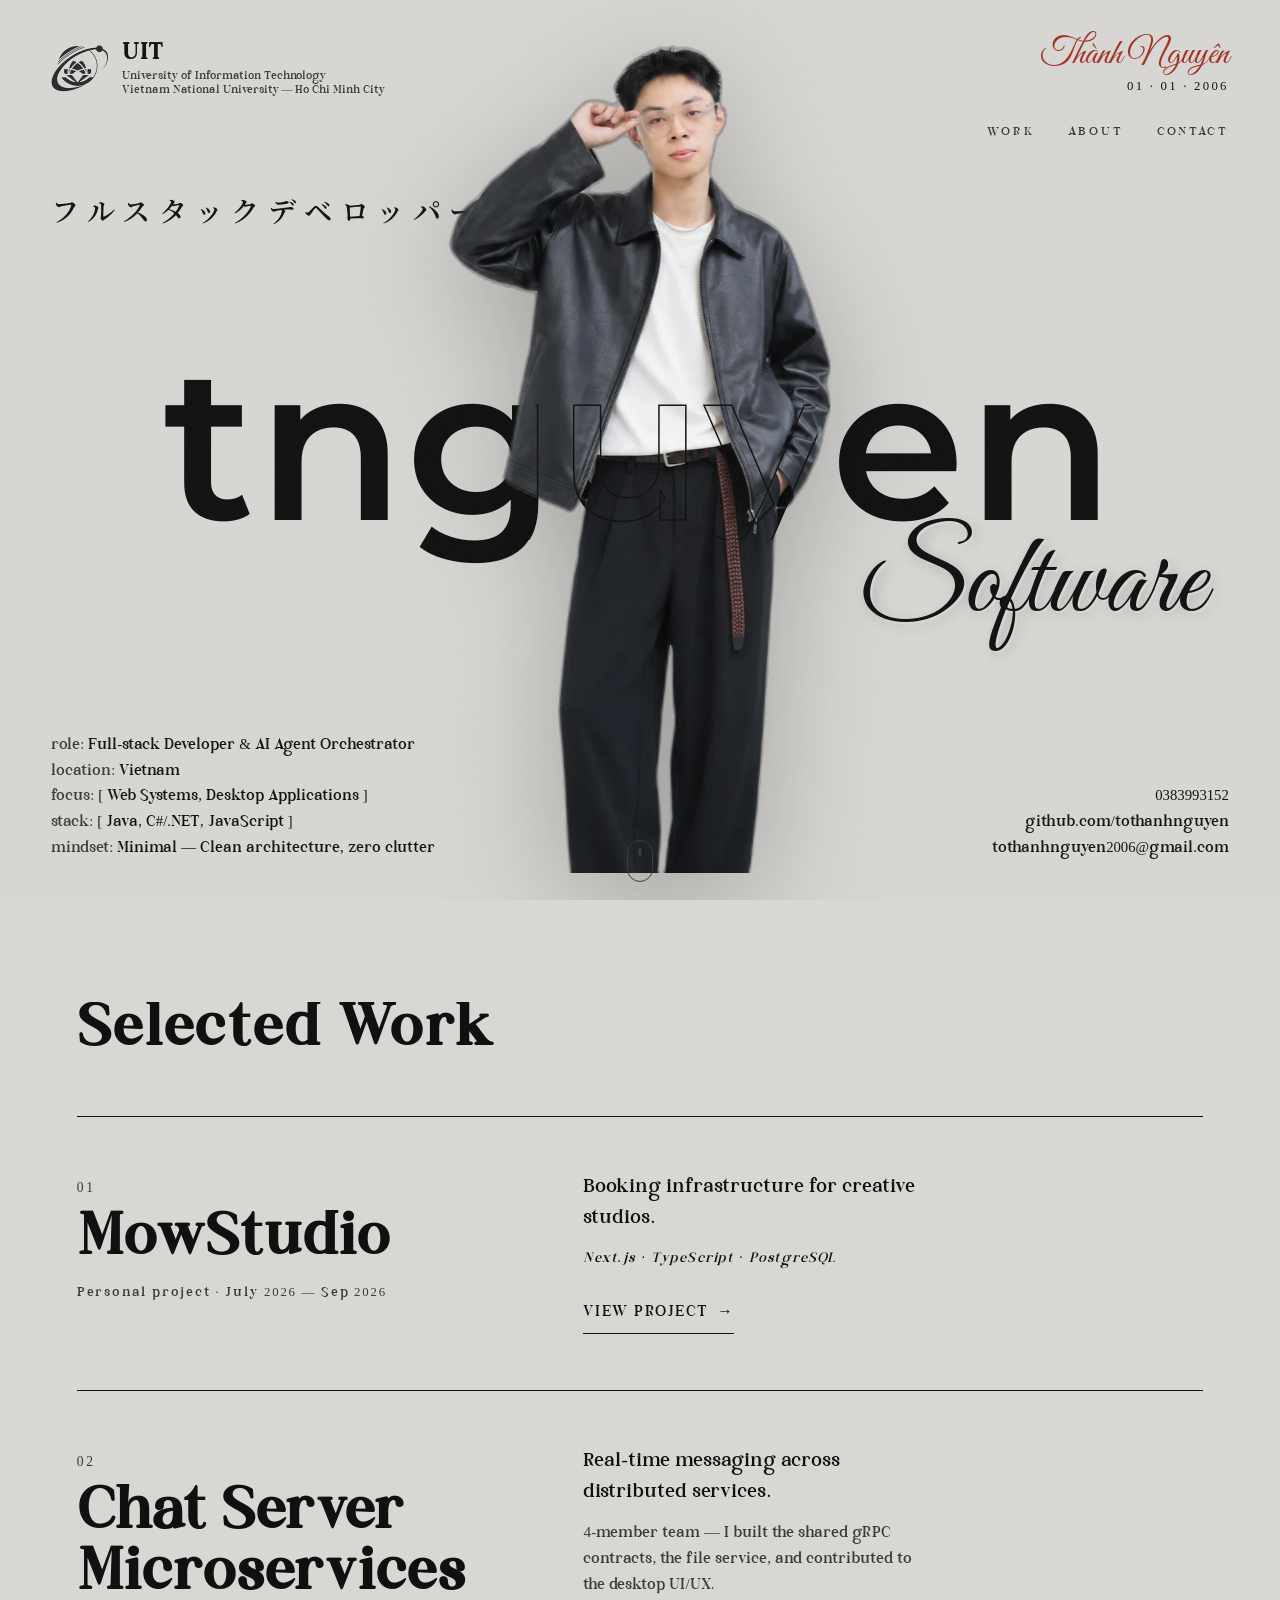
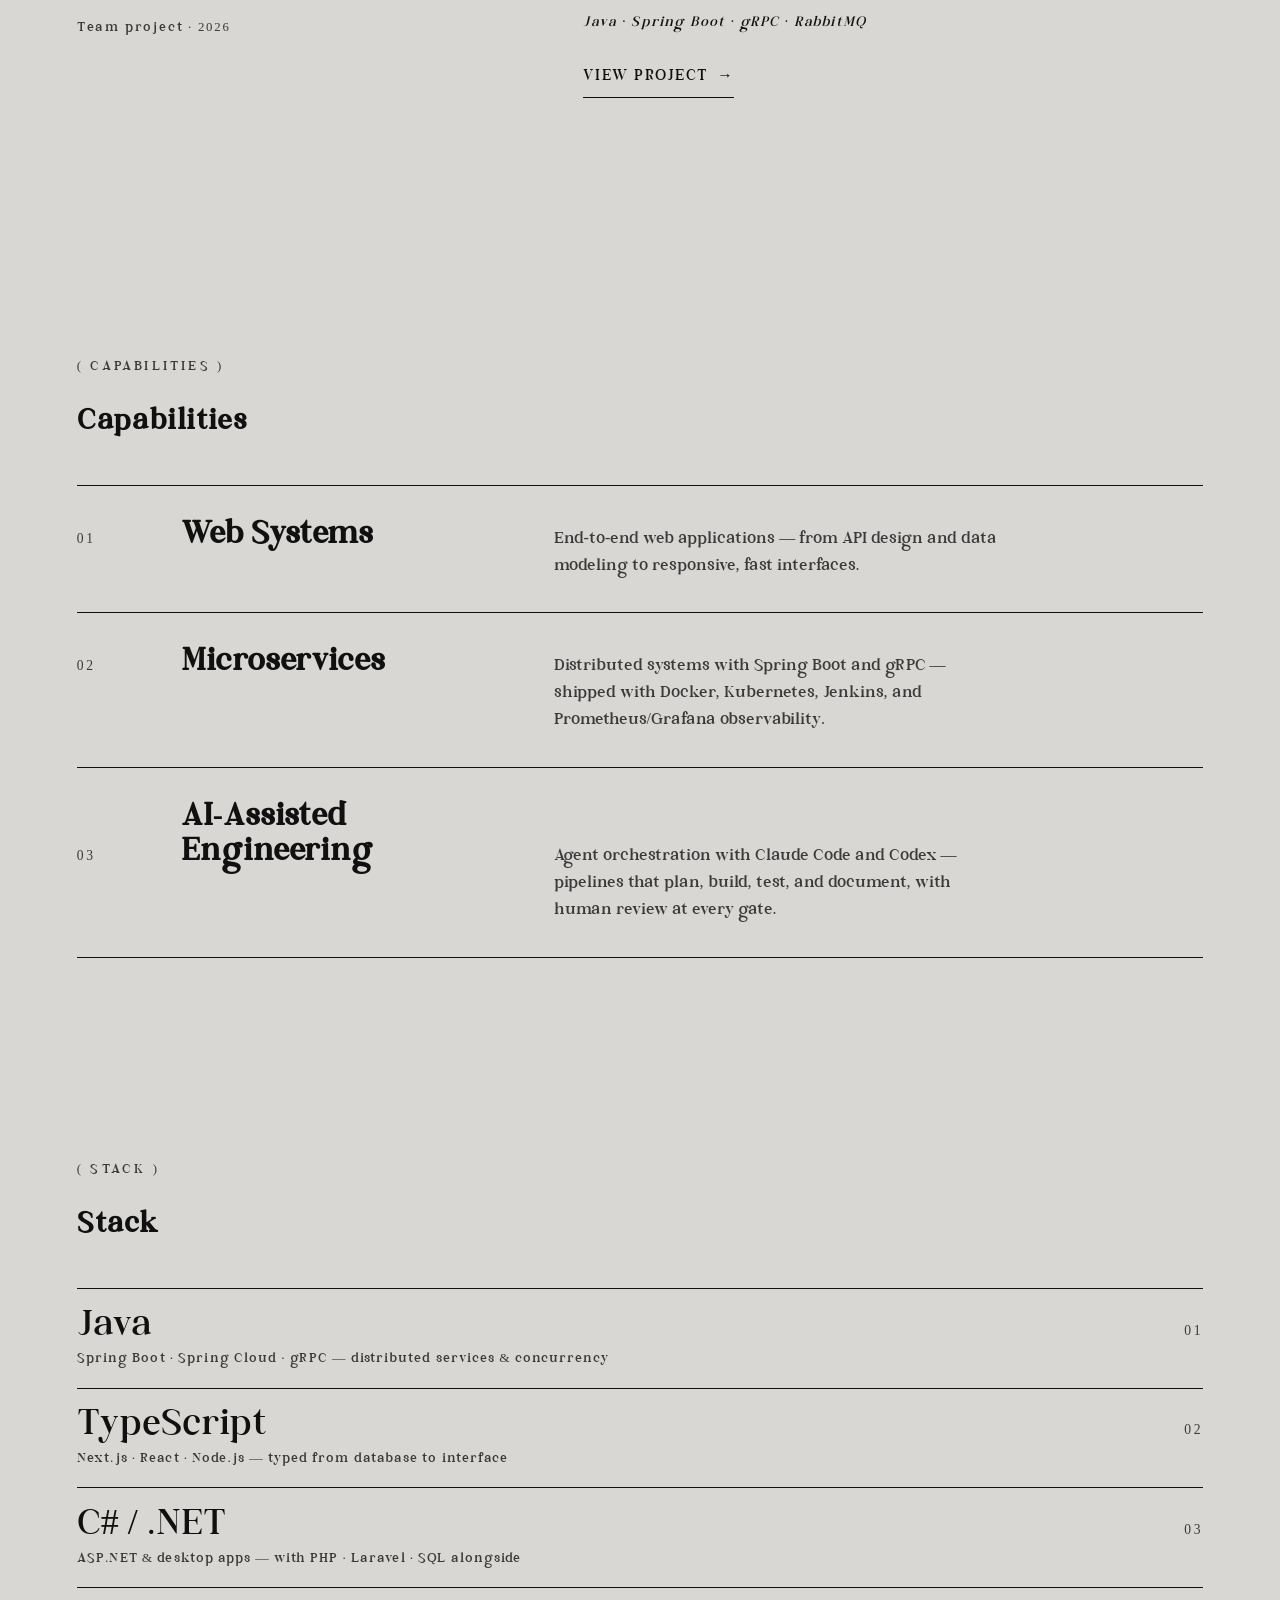
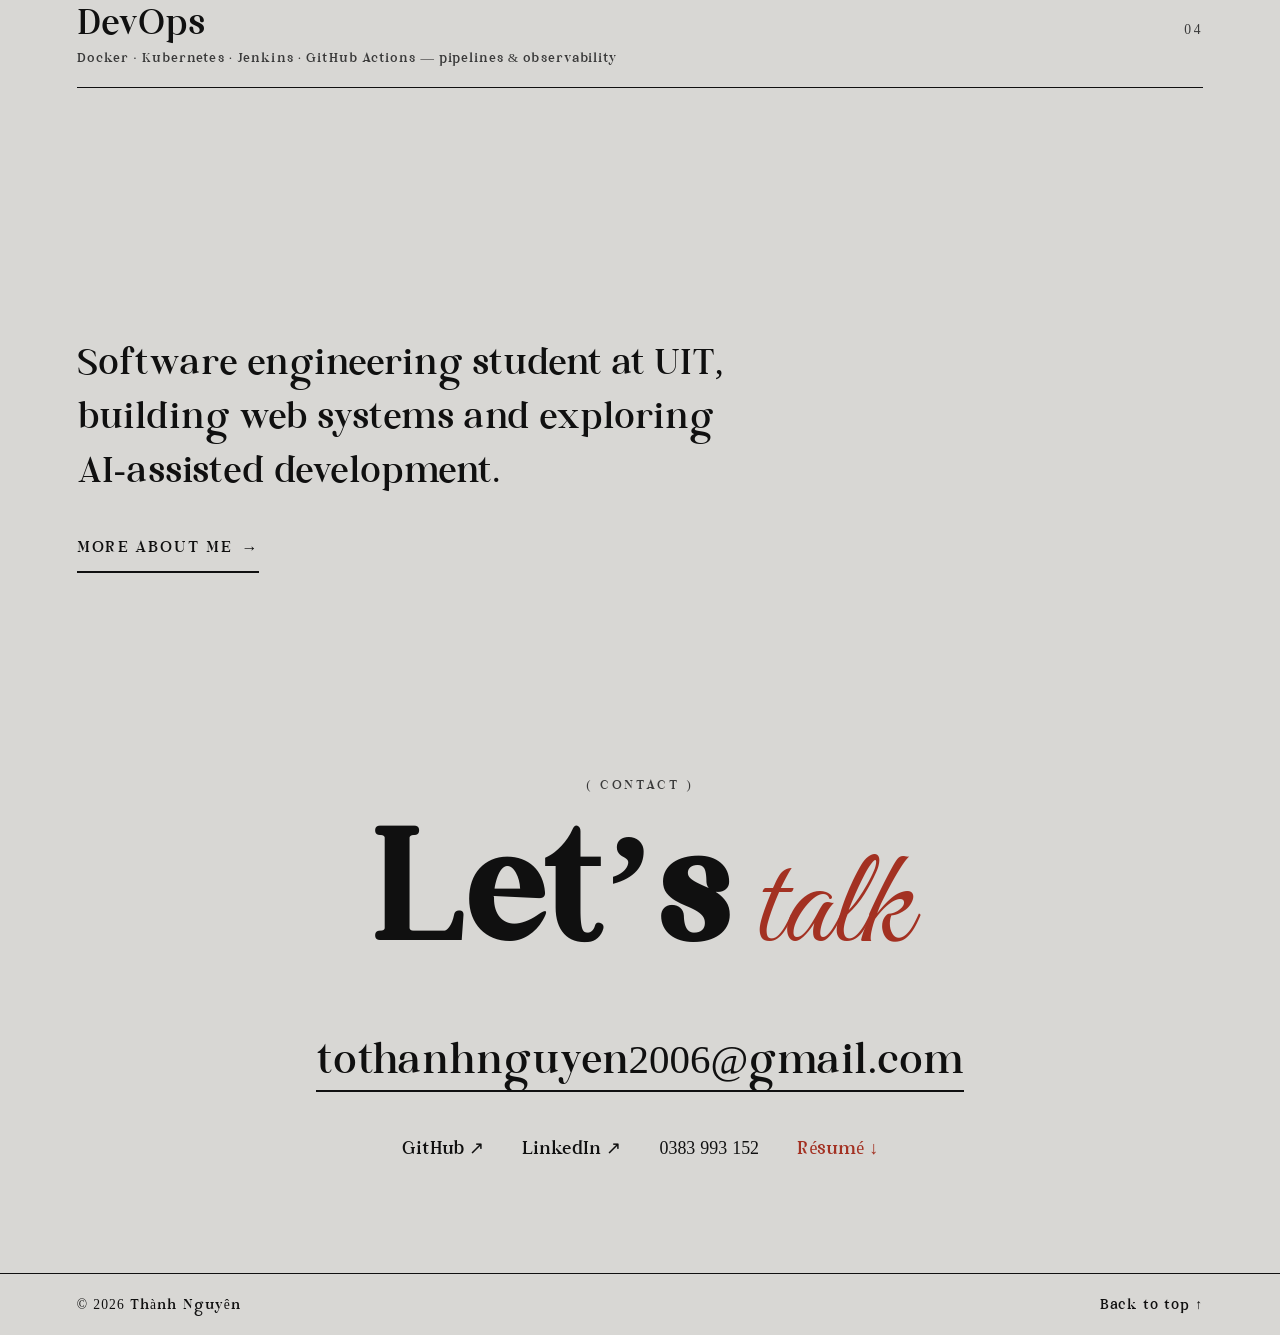
<file: index.html>
<!DOCTYPE html>
<html lang="en">
<head>
  <meta charset="UTF-8">
  <meta name="viewport" content="width=device-width, initial-scale=1.0">
  <meta name="theme-color" content="#d8d7d4">
  <title>T'NGUYEN — Full-stack Developer</title>
  <meta name="description" content="Thành Nguyên — Full-stack Developer & AI Agent Orchestrator. Web Systems, Desktop Applications. Java, C#/.NET, JavaScript.">
  <meta property="og:type" content="website">
  <meta property="og:title" content="T'NGUYEN — Full-stack Developer">
  <meta property="og:description" content="Thành Nguyên — Full-stack Developer & AI Agent Orchestrator. Web Systems, Desktop Applications.">
  <meta property="og:image" content="/assets/pose-cutout.png">
  <link rel="icon" href="/assets/favicon.svg" type="image/svg+xml">
  <link rel="preconnect" href="https://fonts.googleapis.com">
  <link rel="preconnect" href="https://fonts.gstatic.com" crossorigin>
  <link href="https://fonts.googleapis.com/css2?family=Montserrat:wght@600&family=Great+Vibes&family=Noto+Serif+JP:wght@600&display=swap" rel="stylesheet">
  <script>document.documentElement.classList.add("js")</script>
  <link rel="stylesheet" href="/css/base.css?v=rethena-1">
  <link rel="stylesheet" href="/css/hero.css?v=wordmark-outline-1">
  <link rel="stylesheet" href="/css/sections.css?v=260921-motion">
</head>
<body>

  <a class="skip-link" href="#main">Skip to content</a>
  <!-- Opening curtain: injected here (never in static CSS/HTML) so no-JS,
       reduced motion and repeat visits never see it. effects.js lifts it
       and the hero entrance plays through; a 2.6s safety timeout clears
       everything if effects.js fails to load. -->
  <script>
  (function () {
    try {
      if (sessionStorage.getItem("tnIntroSeen")) return;
      if (matchMedia("(prefers-reduced-motion: reduce)").matches) return;
      var root = document.documentElement;
      root.classList.add("curtain-active");
      var panel = document.createElement("div");
      panel.className = "curtain";
      panel.setAttribute("aria-hidden", "true");
      panel.innerHTML = '<span class="curtain-mark">T’NGUYEN</span><span class="curtain-sig" lang="vi">Thành Nguyên</span>';
      document.body.appendChild(panel);
      sessionStorage.setItem("tnIntroSeen", "1");
      setTimeout(function () {
        root.classList.remove("curtain-active");
        if (panel.parentNode) panel.parentNode.removeChild(panel);
      }, 2600);
    } catch (e) { /* private mode / ancient browser: no curtain */ }
  })();
  </script>

  <!-- ============ HERO (identity preserved) ============ -->
  <header class="hero" id="top">
    <div class="hero-top">
      <div class="uit-block" data-depth="0.4" data-scroll="0.2">
        <a href="https://www.uit.edu.vn/" target="_blank" rel="noopener" aria-label="UIT — University of Information Technology">
          <img class="uit-orbit" src="/assets/uit-logo.png" alt="UIT logo" width="116" height="94">
        </a>
        <div class="uit-text">
          <strong>UIT</strong>
          <span>University of Information Technology</span>
          <span>Vietnam National University — Ho Chi Minh City</span>
        </div>
      </div>

      <div class="hero-aside">
        <div class="sig-block" data-depth="0.4" data-scroll="0.2">
          <span class="sig">Thành Nguyên</span>
          <span class="dob">01 · 01 · 2006</span>
        </div>
        <nav class="site-nav hero-nav" aria-label="Primary">
          <a href="#projects">Work</a>
          <a href="/about/">About</a>
          <a href="#contact">Contact</a>
        </nav>
      </div>
    </div>

    <div class="stage">
      <p class="jp" lang="ja" data-depth="0.6" data-scroll="0.5">フルスタックデベロッパー</p>
      <h1 class="wordmark" data-depth="0.25" data-scroll="0.35" aria-label="tnguyen">
        <span class="ltr">t</span><span class="ltr">n</span><span class="ltr">g</span><span class="ltr">u</span><span class="ltr">y</span><span class="ltr">e</span><span class="ltr">n</span>
        <!-- same word, exactly superimposed; masked by the person cutout so the
             stroked letters only appear where the person covers the solid ones -->
        <span class="outline-word" aria-hidden="true"><span>t</span><span>n</span><span>g</span><span>u</span><span>y</span><span>e</span><span>n</span></span>
      </h1>
      <span class="script-word" data-depth="0.55" data-scroll="0.6" aria-hidden="true">Software</span>
    </div>

    <picture>
      <source media="(min-width: 1025px)" srcset="/assets/pose-cutout-hero.webp?v=hero-crop-1" type="image/webp">
      <source media="(max-width: 1024px)" srcset="/assets/pose-cutout.webp" type="image/webp">
      <source media="(max-width: 1024px)" srcset="/assets/pose-cutout.png" type="image/png">
      <img class="person" data-depth="0.12" data-scroll="0.85" src="/assets/pose-cutout-hero.png?v=hero-crop-1" alt="Portrait of Thành Nguyên"
           width="515" height="800" fetchpriority="high">
    </picture>

    <div class="hero-bottom">
      <ul class="meta" data-depth="0.3" data-scroll="0.1">
        <li><em>role:</em> Full-stack Developer &amp; AI Agent Orchestrator</li>
        <li><em>location:</em> Vietnam</li>
        <li><em>focus:</em> [ Web Systems, Desktop Applications ]</li>
        <li><em>stack:</em> [ Java, C#/.NET, JavaScript ]</li>
        <li><em>mindset:</em> Minimal — Clean architecture, zero clutter</li>
      </ul>
      <ul class="contact" data-depth="0.3" data-scroll="0.1">
        <li><a href="tel:+84383993152">0383993152</a></li>
        <li><a href="https://github.com/tothanhnguyen" target="_blank" rel="noopener">github.com/tothanhnguyen</a></li>
        <li><a href="mailto:tothanhnguyen2006@gmail.com">tothanhnguyen2006@gmail.com</a></li>
      </ul>
    </div>

    <a class="scroll-hint" href="#projects" aria-label="Scroll down to selected work">
      <span></span>
    </a>
  </header>

  <main id="main">

    <!-- ============ SELECTED WORK ============ -->
    <section class="work section" id="projects">
      <h2 class="section-title" data-reveal><span>Selected Work</span></h2>

      <div class="work-list" data-reveal-group>
        <article class="project-row" data-reveal>
          <div class="project-id">
            <span class="project-num">01</span>
            <h3 class="project-name"><a href="/projects/mowstudio/">MowStudio</a></h3>
            <p class="project-meta">Personal project · July 2026 — Sep 2026</p>
          </div>
          <div class="project-info">
            <p class="project-premise">Booking infrastructure for creative studios.</p>
            <p class="project-stack">Next.js · TypeScript · PostgreSQL</p>
            <a class="project-cta" href="/projects/mowstudio/">View project <span aria-hidden="true">→</span></a>
          </div>
        </article>

        <article class="project-row" data-reveal>
          <div class="project-id">
            <span class="project-num">02</span>
            <h3 class="project-name"><a href="/projects/chat-server/">Chat Server Microservices</a></h3>
            <p class="project-meta">Team project · 2026</p>
          </div>
          <div class="project-info">
            <p class="project-premise">Real-time messaging across distributed services.</p>
            <p class="project-team">4-member team — I built the shared gRPC contracts, the file service, and contributed to the desktop UI/UX.</p>
            <p class="project-stack">Java · Spring Boot · gRPC · RabbitMQ</p>
            <a class="project-cta" href="/projects/chat-server/">View project <span aria-hidden="true">→</span></a>
          </div>
        </article>
      </div>
    </section>

    <!-- ============ CAPABILITIES ============ -->
    <section class="capabilities section" id="focus">
      <p class="kicker" data-reveal>( capabilities )</p>
      <h2 class="section-sub" data-reveal>Capabilities</h2>
      <ol class="cap-list" data-reveal-group>
        <li class="cap-row" data-reveal>
          <span class="cap-num">01</span>
          <h3 class="cap-name"><a href="/projects/mowstudio/">Web Systems</a></h3>
          <p class="cap-desc">End-to-end web applications — from API design and data modeling to responsive, fast interfaces.</p>
        </li>
        <li class="cap-row" data-reveal>
          <span class="cap-num">02</span>
          <h3 class="cap-name"><a href="/projects/chat-server/">Microservices</a></h3>
          <p class="cap-desc">Distributed systems with Spring Boot and gRPC — shipped with Docker, Kubernetes, Jenkins, and Prometheus/Grafana observability.</p>
        </li>
        <li class="cap-row" data-reveal>
          <span class="cap-num">03</span>
          <h3 class="cap-name"><a href="/about/">AI-Assisted Engineering</a></h3>
          <p class="cap-desc">Agent orchestration with Claude Code and Codex — pipelines that plan, build, test, and document, with human review at every gate.</p>
        </li>
      </ol>
    </section>

    <!-- ============ STACK ============ -->
    <section class="stack-section section" id="stack">
      <p class="kicker" data-reveal>( stack )</p>
      <h2 class="section-sub" data-reveal>Stack</h2>
      <ul class="stack-list" data-reveal-group>
        <li data-reveal>
          <span class="stack-name">Java</span>
          <span class="stack-index">01</span>
          <small>Spring Boot · Spring Cloud · gRPC — distributed services &amp; concurrency</small>
        </li>
        <li data-reveal>
          <span class="stack-name">TypeScript</span>
          <span class="stack-index">02</span>
          <small>Next.js · React · Node.js — typed from database to interface</small>
        </li>
        <li data-reveal>
          <span class="stack-name">C# / .NET</span>
          <span class="stack-index">03</span>
          <small>ASP.NET &amp; desktop apps — with PHP · Laravel · SQL alongside</small>
        </li>
        <li data-reveal>
          <span class="stack-name">DevOps</span>
          <span class="stack-index">04</span>
          <small>Docker · Kubernetes · Jenkins · GitHub Actions — pipelines &amp; observability</small>
        </li>
      </ul>
    </section>

    <!-- ============ ABOUT TEASER — short intro ============ -->
    <section class="teaser section" id="about">
      <p class="kicker" data-reveal>( about )</p>
      <h2 class="teaser-intro" data-reveal><span>Software engineering student at UIT,
        building web systems and exploring AI-assisted development.</span></h2>
      <a class="teaser-cta" data-reveal href="/about/">More about me <span aria-hidden="true">→</span></a>
    </section>

    <!-- ============ CONTACT ============ -->
    <section class="contact-section section" id="contact">
      <p class="kicker" data-reveal>( contact )</p>
      <h2 class="talk" data-reveal><span>Let’s<span class="script-inline">talk</span></span></h2>
      <div class="contact-wrap" data-reveal-group>
        <a class="contact-primary" data-reveal href="mailto:tothanhnguyen2006@gmail.com">tothanhnguyen2006@gmail.com</a>
        <div class="contact-secondary" data-reveal>
          <a href="https://github.com/tothanhnguyen" target="_blank" rel="noopener">GitHub ↗</a>
          <a href="https://linkedin.com/in/tothanhnguyen26" target="_blank" rel="noopener">LinkedIn ↗</a>
          <a href="tel:+84383993152">0383 993 152</a>
          <a class="resume-link" href="/ttnguyen_resume.pdf" target="_blank" rel="noopener">Résumé ↓</a>
        </div>
      </div>
    </section>

  </main>

  <footer class="footer">
    <span>© <span id="year">2026</span> Thành Nguyên</span>
    <a href="#top">Back to top ↑</a>
  </footer>

  <script src="/js/effects.js?v=wordmark-outline-1" defer></script>
</body>
</html>
</file>
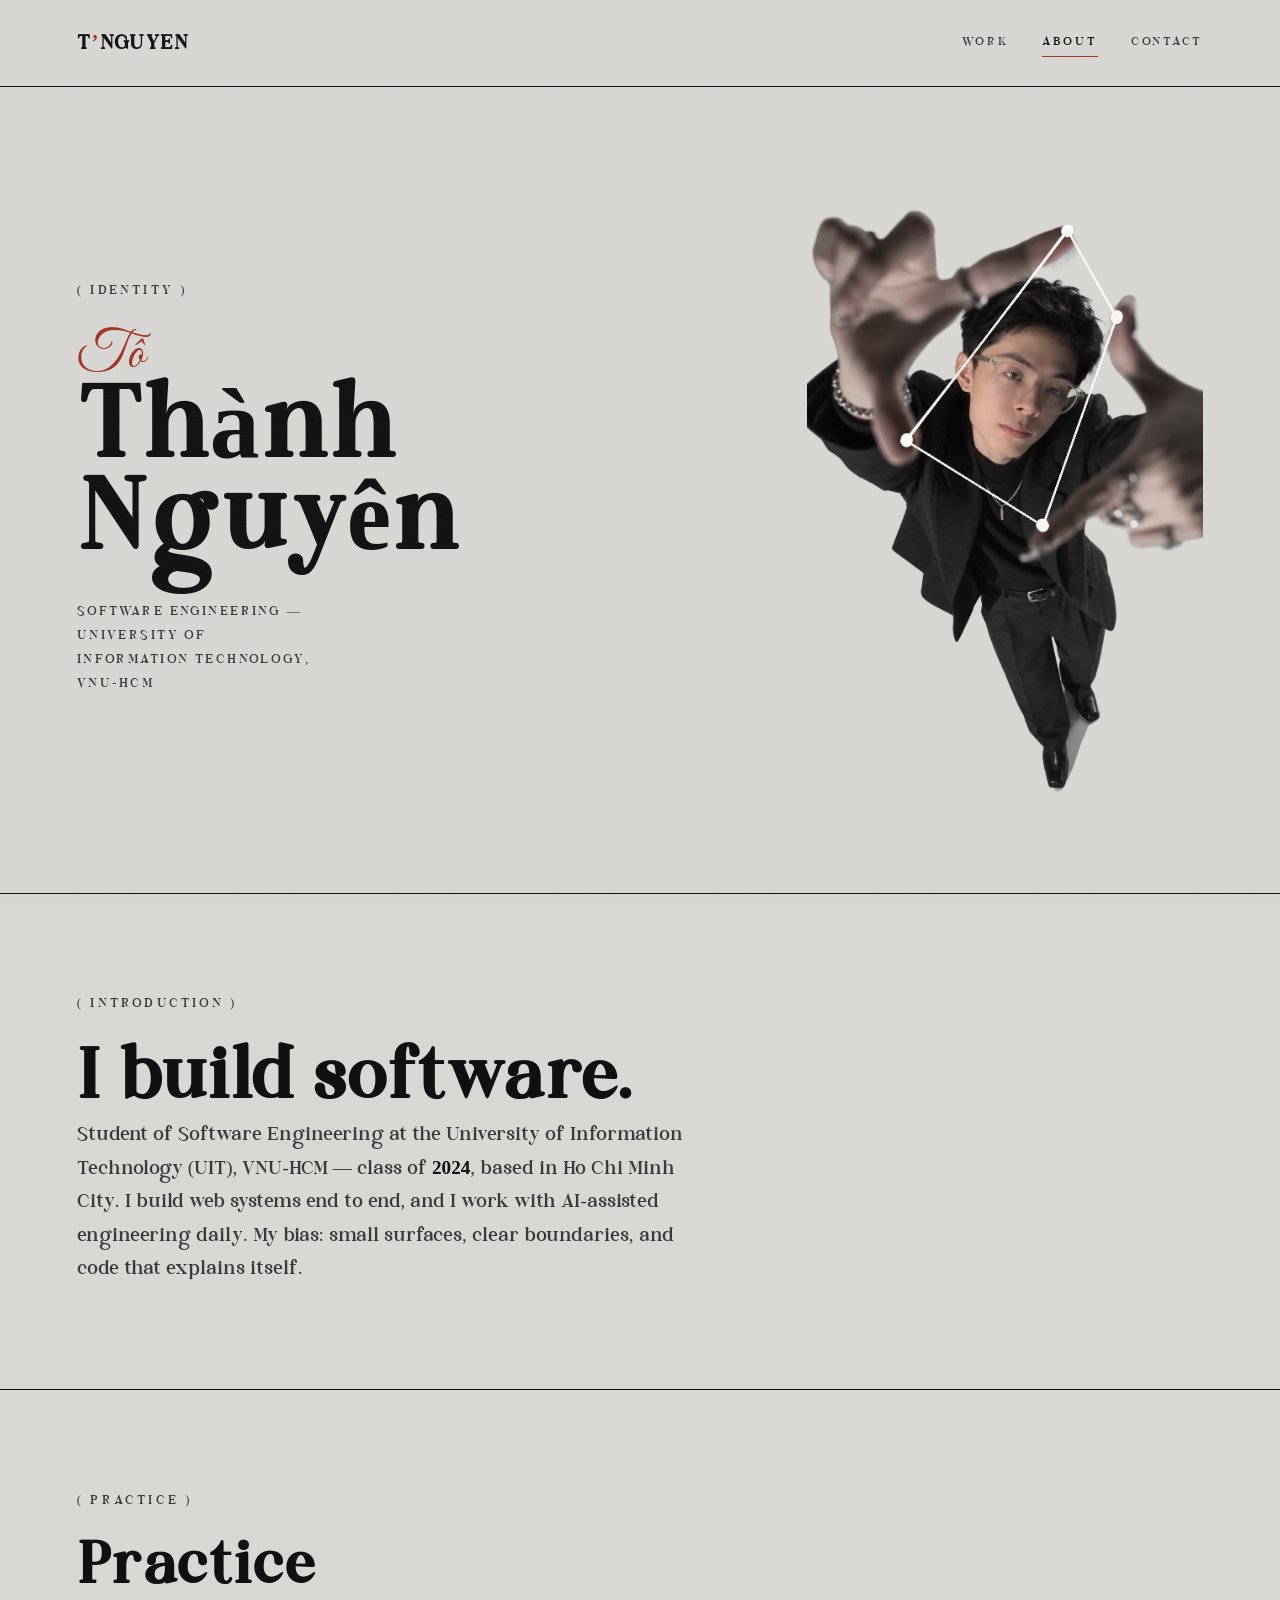
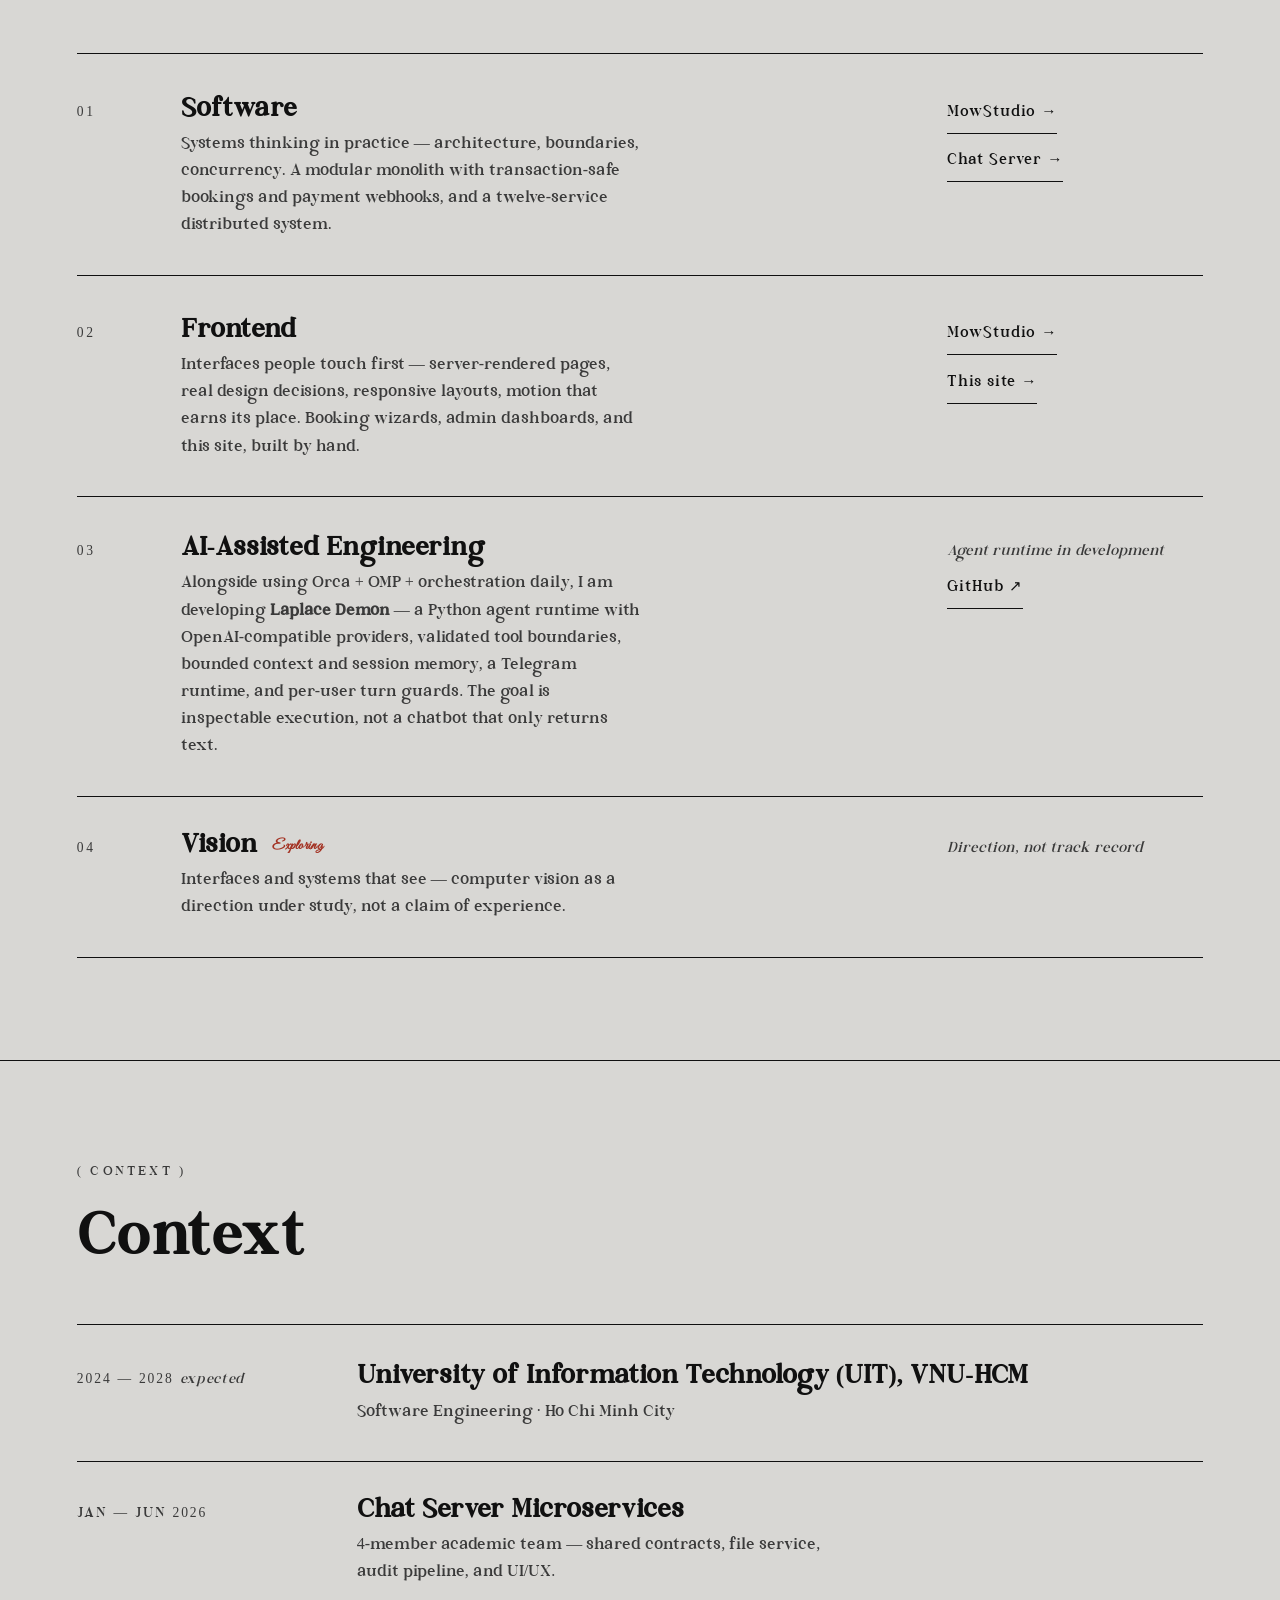
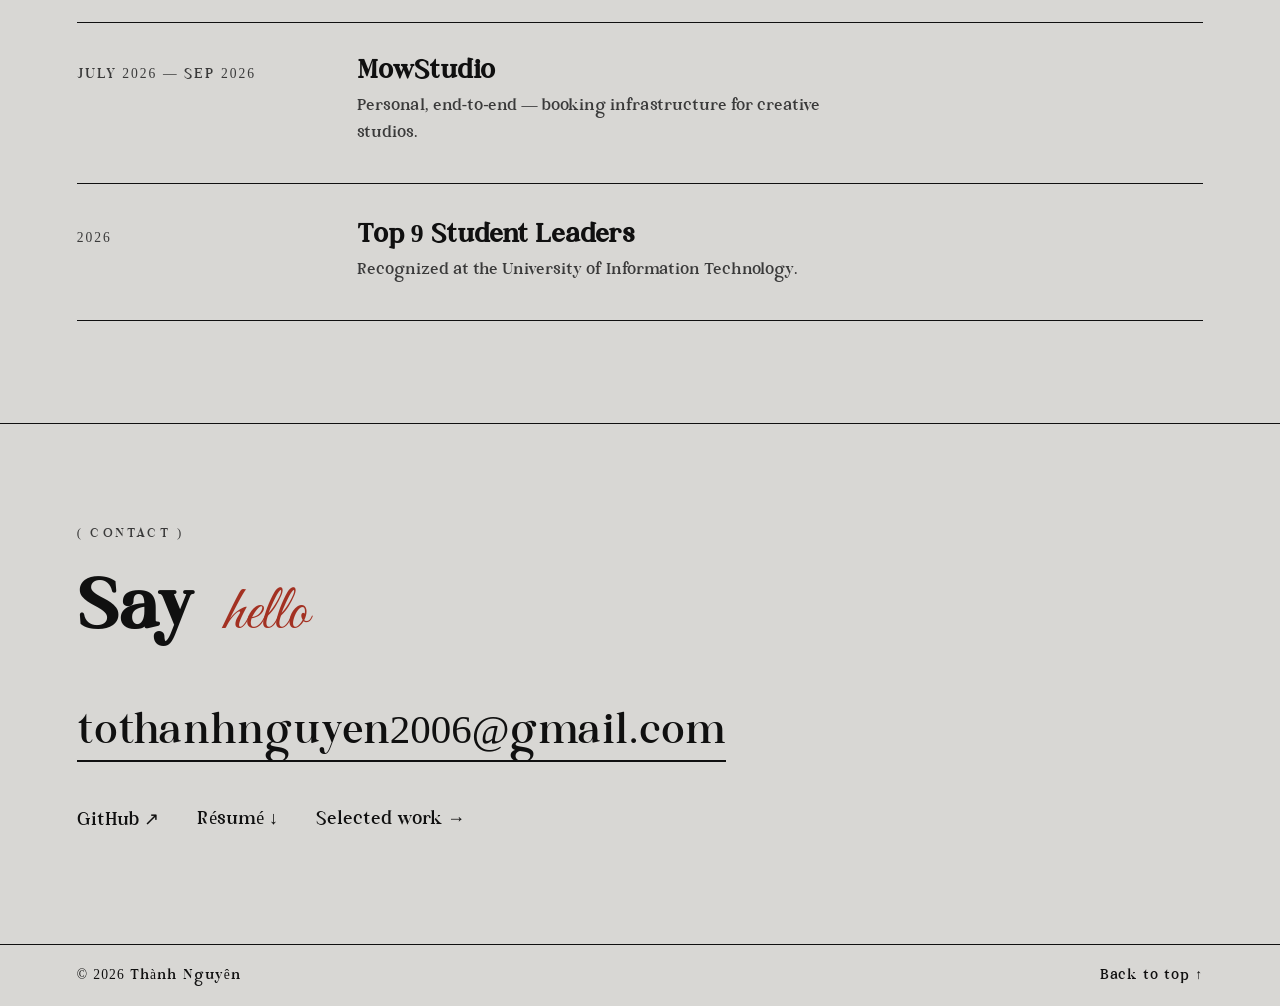
<file: about/index.html>
<!DOCTYPE html>
<html lang="en">
<head>
  <meta charset="UTF-8">
  <meta name="viewport" content="width=device-width, initial-scale=1.0">
  <meta name="theme-color" content="#d8d7d4">
  <title>T'NGUYEN — About</title>
  <meta name="description" content="Thành Nguyên — Software Engineering student at UIT. The practice behind the work: software, frontend, AI-assisted engineering, and the directions still being explored.">
  <meta property="og:type" content="website">
  <meta property="og:title" content="T'NGUYEN — About">
  <meta property="og:description" content="The practice behind the work: software, frontend, AI-assisted engineering.">
  <meta property="og:image" content="/assets/pose-cutout.png">
  <link rel="icon" href="/assets/favicon.svg" type="image/svg+xml">
  <link rel="preconnect" href="https://fonts.googleapis.com">
  <link rel="preconnect" href="https://fonts.gstatic.com" crossorigin>
  <link href="https://fonts.googleapis.com/css2?family=Great+Vibes&family=Noto+Serif+JP:wght@600&display=swap" rel="stylesheet">
  <script>document.documentElement.classList.add("js")</script>
  <link rel="stylesheet" href="/css/base.css?v=rethena-1">
  <link rel="stylesheet" href="/css/about.css?v=260921-motion">
</head>
<body>

  <a class="skip-link" href="#main">Skip to content</a>
  <!-- About opening curtain: progressive enhancement only. -->
  <script>
  (function () {
    try {
      if (matchMedia("(prefers-reduced-motion: reduce)").matches) return;
      var root = document.documentElement;
      root.classList.add("curtain-active");
      var panel = document.createElement("div");
      panel.className = "curtain";
      panel.setAttribute("aria-hidden", "true");
      panel.innerHTML = '<span class="curtain-mark">ABOUT</span><span class="curtain-sig" lang="vi">Thành Nguyên</span>';
      document.body.appendChild(panel);
      setTimeout(function () {
        root.classList.remove("curtain-active");
        if (panel.parentNode) panel.parentNode.removeChild(panel);
      }, 2600);
    } catch (e) { /* private mode / ancient browser: no curtain */ }
  })();
  </script>

  <header class="page-head">
    <a class="brand" href="/">T<em>’</em>NGUYEN</a>
    <nav class="site-nav" aria-label="Primary">
      <a href="/#projects">Work</a>
      <a href="/about/" aria-current="page">About</a>
      <a href="/#contact">Contact</a>
    </nav>
  </header>

  <main id="main">

    <!-- ============ identity ============ -->
    <section class="chapter chapter--identity" id="identity">
      <div class="identity-grid">
        <div class="identity-copy">
          <p class="kicker">( identity )</p>
          <h1 class="identity">
            <span class="identity-script" lang="vi">Tô</span>
            <span class="identity-word" lang="vi">Thành</span>
            <span class="identity-word" lang="vi">Nguyên</span>
          </h1>
          <p class="identity-role">Software Engineering — University of Information Technology, VNU-HCM</p>
        </div>
        <figure class="identity-portrait">
          <div class="identity-portrait-frame">
            <img class="identity-portrait-image" src="/assets/about-focus.webp"
                 alt="Portrait of Thành Nguyên with a geometric focus frame"
                 width="941" height="1672" fetchpriority="high">
          </div>
        </figure>
      </div>
    </section>

    <!-- ============ introduction ============ -->
    <section class="chapter chapter--intro" id="introduction">
      <p class="kicker">( introduction )</p>
      <h2>I build software.</h2>
      <p class="lede">Student of Software Engineering at the University of Information Technology (UIT),
        VNU-HCM — class of <strong>2024</strong>, based in Ho Chi Minh City. I build web systems
        end to end, and I work with AI-assisted engineering daily. My bias: small surfaces,
        clear boundaries, and code that explains itself.</p>
    </section>

    <!-- ============ practice ============ -->
    <section class="chapter chapter--practice" id="practice">
      <p class="kicker">( practice )</p>
      <h2 class="section-title">Practice</h2>
      <ol class="practice-list">
        <li class="row">
          <span class="row-num">01</span>
          <div class="row-main">
            <h3>Software</h3>
            <p>Systems thinking in practice — architecture, boundaries, concurrency. A modular
              monolith with transaction-safe bookings and payment webhooks, and a twelve-service
              distributed system.</p>
          </div>
          <p class="row-src">
            <a href="/projects/mowstudio/">MowStudio →</a>
            <a href="/projects/chat-server/">Chat Server →</a>
          </p>
        </li>
        <li class="row">
          <span class="row-num">02</span>
          <div class="row-main">
            <h3>Frontend</h3>
            <p>Interfaces people touch first — server-rendered pages, real design decisions,
              responsive layouts, motion that earns its place. Booking wizards, admin dashboards,
              and this site, built by hand.</p>
          </div>
          <p class="row-src">
            <a href="/projects/mowstudio/">MowStudio →</a>
            <a href="/">This site →</a>
          </p>
        </li>
        <li class="row">
          <span class="row-num">03</span>
          <div class="row-main">
            <h3>AI-Assisted Engineering</h3>
            <p>Alongside using Orca + OMP + orchestration daily, I am developing
              <strong>Laplace Demon</strong> — a Python agent runtime with OpenAI-compatible
              providers, validated tool boundaries, bounded context and session memory, a
              Telegram runtime, and per-user turn guards. The goal is inspectable execution,
              not a chatbot that only returns text.</p>
          </div>
          <p class="row-src">
            <span class="row-note">Agent runtime in development</span>
            <a href="https://github.com/tothanhnguyen/Laplace-Demon--Ai-Agent" target="_blank" rel="noopener">GitHub ↗</a>
          </p>
        </li>
        <li class="row">
          <span class="row-num">04</span>
          <div class="row-main">
            <h3>Vision <em class="row-tag">Exploring</em></h3>
            <p>Interfaces and systems that see — computer vision as a direction under study,
              not a claim of experience.</p>
          </div>
          <p class="row-src"><span class="row-note">Direction, not track record</span></p>
        </li>
      </ol>
    </section>

    <!-- ============ context ============ -->
    <section class="chapter chapter--context" id="context">
      <p class="kicker">( context )</p>
      <h2 class="section-title">Context</h2>
      <ul class="context-list">
        <li class="row">
          <span class="row-when">2024 — 2028 <i>expected</i></span>
          <div class="row-main">
            <h3>University of Information Technology (UIT), VNU-HCM</h3>
            <p>Software Engineering · Ho Chi Minh City</p>
          </div>
        </li>
        <li class="row">
          <span class="row-when">Jan — Jun 2026</span>
          <div class="row-main">
            <h3>Chat Server Microservices</h3>
            <p>4-member academic team — shared contracts, file service, audit pipeline, and UI/UX.</p>
          </div>
        </li>
        <li class="row">
          <span class="row-when">July 2026 — Sep 2026</span>
          <div class="row-main">
            <h3>MowStudio</h3>
            <p>Personal, end-to-end — booking infrastructure for creative studios.</p>
          </div>
        </li>
        <li class="row">
          <span class="row-when">2026</span>
          <div class="row-main">
            <h3>Top 9 Student Leaders</h3>
            <p>Recognized at the University of Information Technology.</p>
          </div>
        </li>
      </ul>
    </section>

    <!-- ============ contact ============ -->
    <section class="chapter chapter--contact" id="contact">
      <p class="kicker">( contact )</p>
      <h2>Say <span class="script-inline">hello</span></h2>
      <div class="contact-wrap">
        <a class="contact-primary" href="mailto:tothanhnguyen2006@gmail.com">tothanhnguyen2006@gmail.com</a>
        <div class="contact-secondary">
          <a href="https://github.com/tothanhnguyen" target="_blank" rel="noopener">GitHub ↗</a>
          <a href="/ttnguyen_resume.pdf" target="_blank" rel="noopener">Résumé ↓</a>
          <a href="/#projects">Selected work →</a>
        </div>
      </div>
    </section>

  </main>

  <footer class="footer">
    <span>© <span id="year">2026</span> Thành Nguyên</span>
    <a href="#identity">Back to top ↑</a>
  </footer>

  <script src="/js/effects.js" defer></script>
</body>
</html>
</file>
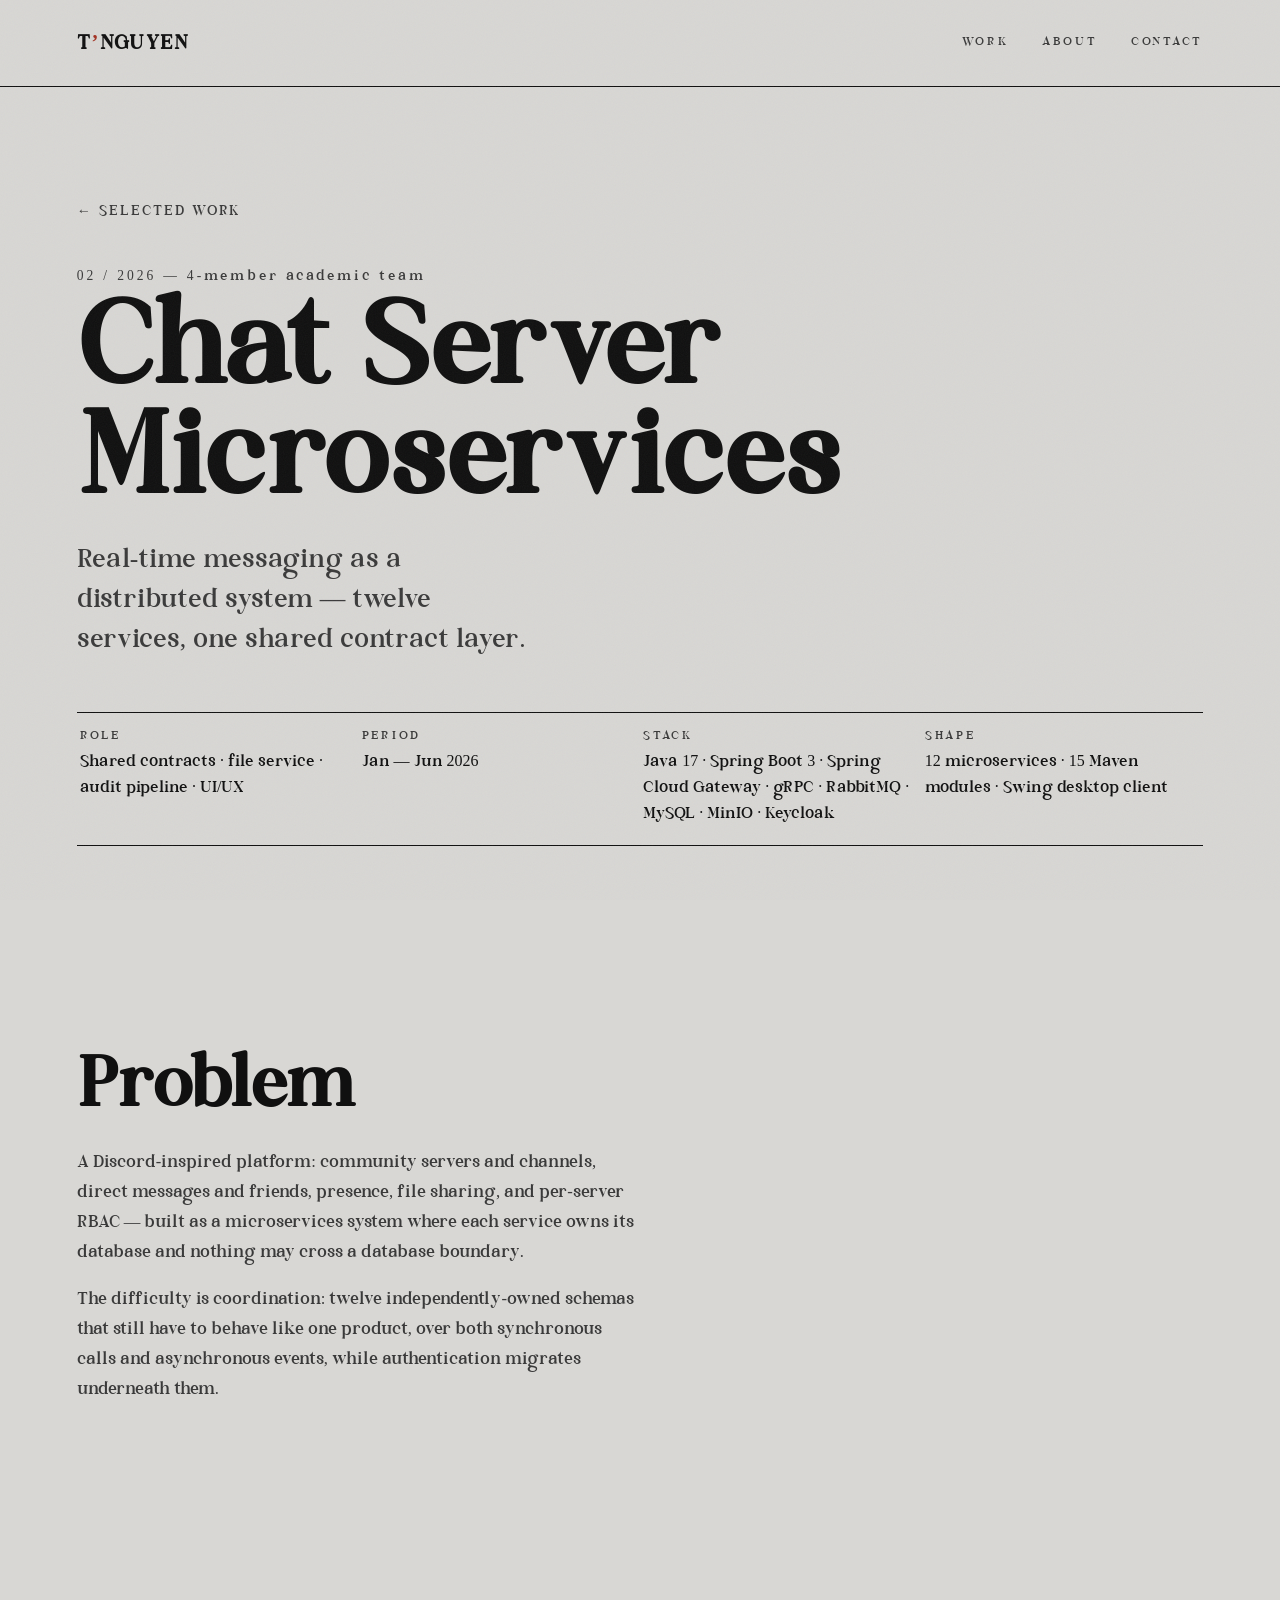
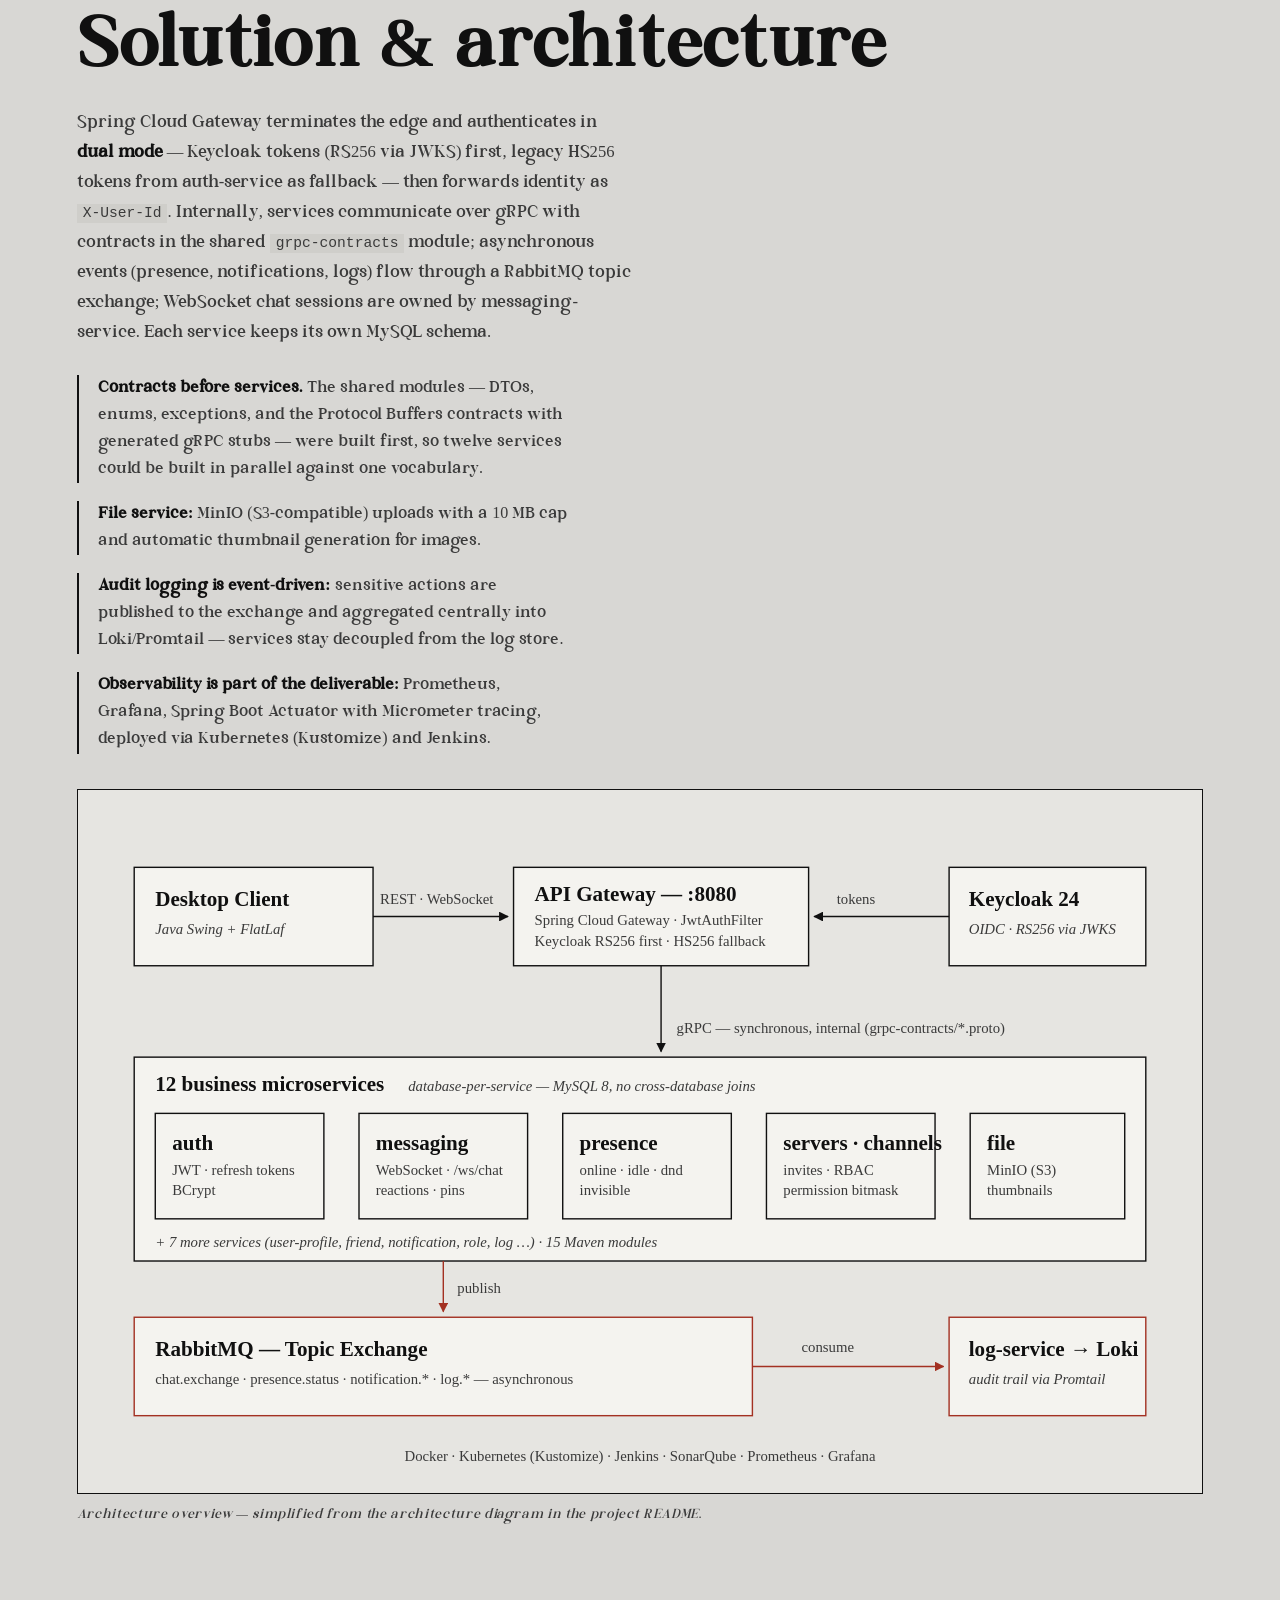
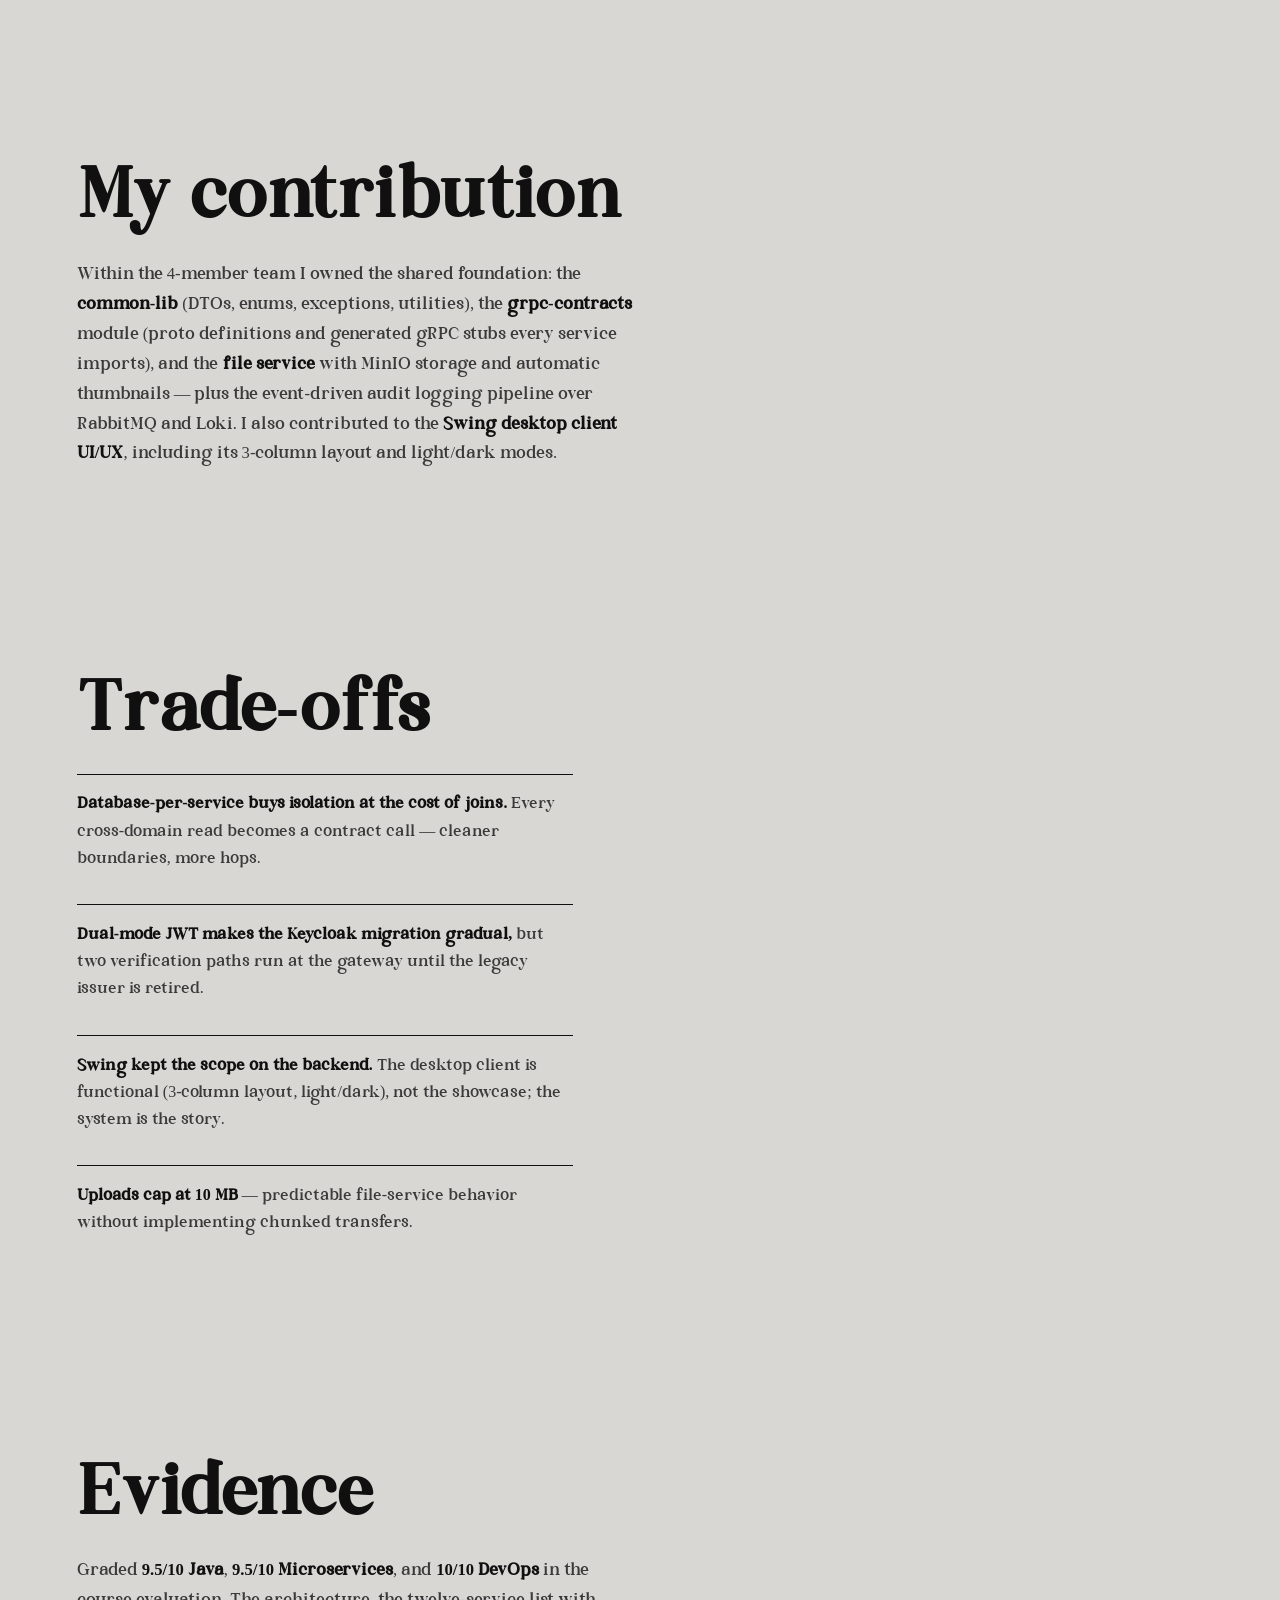
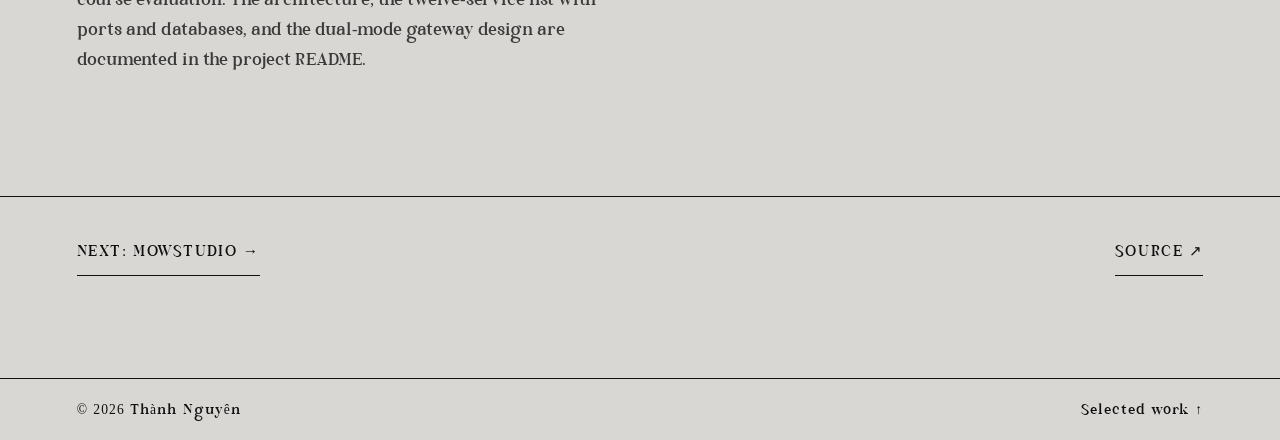
<file: projects/chat-server/index.html>
<!DOCTYPE html>
<html lang="en">
<head>
  <meta charset="UTF-8">
  <meta name="viewport" content="width=device-width, initial-scale=1.0">
  <meta name="theme-color" content="#d8d7d4">
  <title>Chat Server Microservices — Case Study · T'NGUYEN</title>
  <meta name="description" content="Chat Server Microservices — a Discord-inspired real-time messaging platform: 12 services, gRPC contracts, RabbitMQ events, database-per-service MySQL.">
  <meta property="og:type" content="article">
  <meta property="og:title" content="Chat Server Microservices — Case Study">
  <meta property="og:description" content="Real-time messaging as a distributed system — shared contracts, file service, event-driven audit logging, and desktop UI/UX.">
  <meta property="og:image" content="/assets/pose-cutout.png">
  <link rel="icon" href="/assets/favicon.svg" type="image/svg+xml">
  <link rel="preconnect" href="https://fonts.googleapis.com">
  <link rel="preconnect" href="https://fonts.gstatic.com" crossorigin>
  <link href="https://fonts.googleapis.com/css2?family=Great+Vibes&family=Noto+Serif+JP:wght@600&display=swap" rel="stylesheet">
  <script>document.documentElement.classList.add("js")</script>
  <link rel="stylesheet" href="/css/base.css?v=rethena-1">
  <link rel="stylesheet" href="/css/project.css?v=260921-motion">
</head>
<body>

  <a class="skip-link" href="#main">Skip to content</a>

  <header class="page-head">
    <a class="brand" href="/">T<em>’</em>NGUYEN</a>
    <nav class="site-nav" aria-label="Primary">
      <a href="/#projects" aria-current="true">Work</a>
      <a href="/about/">About</a>
      <a href="/#contact">Contact</a>
    </nav>
  </header>

  <main id="main">
    <article class="case">

      <header class="case-head section">
        <a class="case-back" href="/#projects">← Selected work</a>
        <p class="case-num" data-reveal>02 / 2026 — 4-member academic team</p>
        <h1 class="case-title" data-reveal>Chat Server Microservices</h1>
        <p class="case-premise" data-reveal>Real-time messaging as a distributed system —
          twelve services, one shared contract layer.</p>
        <dl class="case-meta" data-reveal>
          <div><dt>Role</dt><dd>Shared contracts · file service · audit pipeline · UI/UX</dd></div>
          <div><dt>Period</dt><dd>Jan — Jun 2026</dd></div>
          <div><dt>Stack</dt><dd>Java 17 · Spring Boot 3 · Spring Cloud Gateway · gRPC · RabbitMQ · MySQL · MinIO · Keycloak</dd></div>
          <div><dt>Shape</dt><dd>12 microservices · 15 Maven modules · Swing desktop client</dd></div>
        </dl>
      </header>

      <section class="case-sec section">
        <h2 data-reveal>Problem</h2>
        <p data-reveal>A Discord-inspired platform: community servers and channels, direct
          messages and friends, presence, file sharing, and per-server RBAC — built as a
          microservices system where each service owns its database and nothing may cross
          a database boundary.</p>
        <p data-reveal>The difficulty is coordination: twelve independently-owned schemas that
          still have to behave like one product, over both synchronous calls and
          asynchronous events, while authentication migrates underneath them.</p>
      </section>

      <section class="case-sec section">
        <h2 data-reveal>Solution &amp; architecture</h2>
        <p data-reveal>Spring Cloud Gateway terminates the edge and authenticates in
          <strong>dual mode</strong> — Keycloak tokens (RS256 via JWKS) first, legacy
          HS256 tokens from auth-service as fallback — then forwards identity as
          <code>X-User-Id</code>. Internally, services communicate over gRPC with contracts
          in the shared <code>grpc-contracts</code> module; asynchronous events
          (presence, notifications, logs) flow through a RabbitMQ topic exchange; WebSocket
          chat sessions are owned by messaging-service. Each service keeps its own MySQL
          schema.</p>
        <ul class="case-points">
          <li data-reveal><b>Contracts before services.</b> The shared modules — DTOs, enums,
            exceptions, and the Protocol Buffers contracts with generated gRPC stubs — were
            built first, so twelve services could be built in parallel against one vocabulary.</li>
          <li data-reveal><b>File service:</b> MinIO (S3-compatible) uploads with a 10 MB cap and
            automatic thumbnail generation for images.</li>
          <li data-reveal><b>Audit logging is event-driven:</b> sensitive actions are published to
            the exchange and aggregated centrally into Loki/Promtail — services stay
            decoupled from the log store.</li>
          <li data-reveal><b>Observability is part of the deliverable:</b> Prometheus, Grafana,
            Spring Boot Actuator with Micrometer tracing, deployed via Kubernetes
            (Kustomize) and Jenkins.</li>
        </ul>
        <figure class="case-fig" data-reveal>
          <img src="/assets/projects/chat-architecture.svg" width="1600" height="1000" loading="lazy"
               alt="Chat Server architecture diagram: desktop client through the dual-mode JWT gateway, twelve microservices over gRPC with MySQL per service, RabbitMQ event exchange feeding log-service and Loki">
          <figcaption>Architecture overview — simplified from the architecture diagram in the
            project README.</figcaption>
        </figure>
      </section>

      <section class="case-sec section">
        <h2 data-reveal>My contribution</h2>
        <p data-reveal>Within the 4-member team I owned the shared foundation: the
          <strong>common-lib</strong> (DTOs, enums, exceptions, utilities), the
          <strong>grpc-contracts</strong> module (proto definitions and generated gRPC
          stubs every service imports), and the <strong>file service</strong> with MinIO
          storage and automatic thumbnails — plus the event-driven audit logging pipeline
          over RabbitMQ and Loki. I also contributed to the <strong>Swing desktop client UI/UX</strong>,
          including its 3-column layout and light/dark modes.</p>
      </section>

      <section class="case-sec section">
        <h2 data-reveal>Trade-offs</h2>
        <ul class="case-list">
          <li data-reveal><b>Database-per-service buys isolation at the cost of joins.</b> Every
            cross-domain read becomes a contract call — cleaner boundaries, more hops.</li>
          <li data-reveal><b>Dual-mode JWT makes the Keycloak migration gradual,</b> but two
            verification paths run at the gateway until the legacy issuer is retired.</li>
          <li data-reveal><b>Swing kept the scope on the backend.</b> The desktop client is
            functional (3-column layout, light/dark), not the showcase; the system is the story.</li>
          <li data-reveal><b>Uploads cap at 10 MB</b> — predictable file-service behavior without
            implementing chunked transfers.</li>
        </ul>
      </section>

      <section class="case-sec section">
        <h2 data-reveal>Evidence</h2>
        <p data-reveal>Graded <strong>9.5/10 Java</strong>, <strong>9.5/10 Microservices</strong>,
          and <strong>10/10 DevOps</strong> in the course evaluation. The
          architecture, the twelve-service list with ports and databases, and the dual-mode
          gateway design are documented in the project README.</p>
      </section>

      <nav class="case-nav section" aria-label="Case study navigation">
        <a href="/projects/mowstudio/">Next: MowStudio →</a>
        <a href="https://github.com/Ncyntrq/ChatServerMicroservices" target="_blank" rel="noopener">Source ↗</a>
      </nav>

    </article>
  </main>

  <footer class="footer">
    <span>© <span id="year">2026</span> Thành Nguyên</span>
    <a href="/#projects">Selected work ↑</a>
  </footer>

  <script src="/js/effects.js" defer></script>
</body>
</html>
</file>
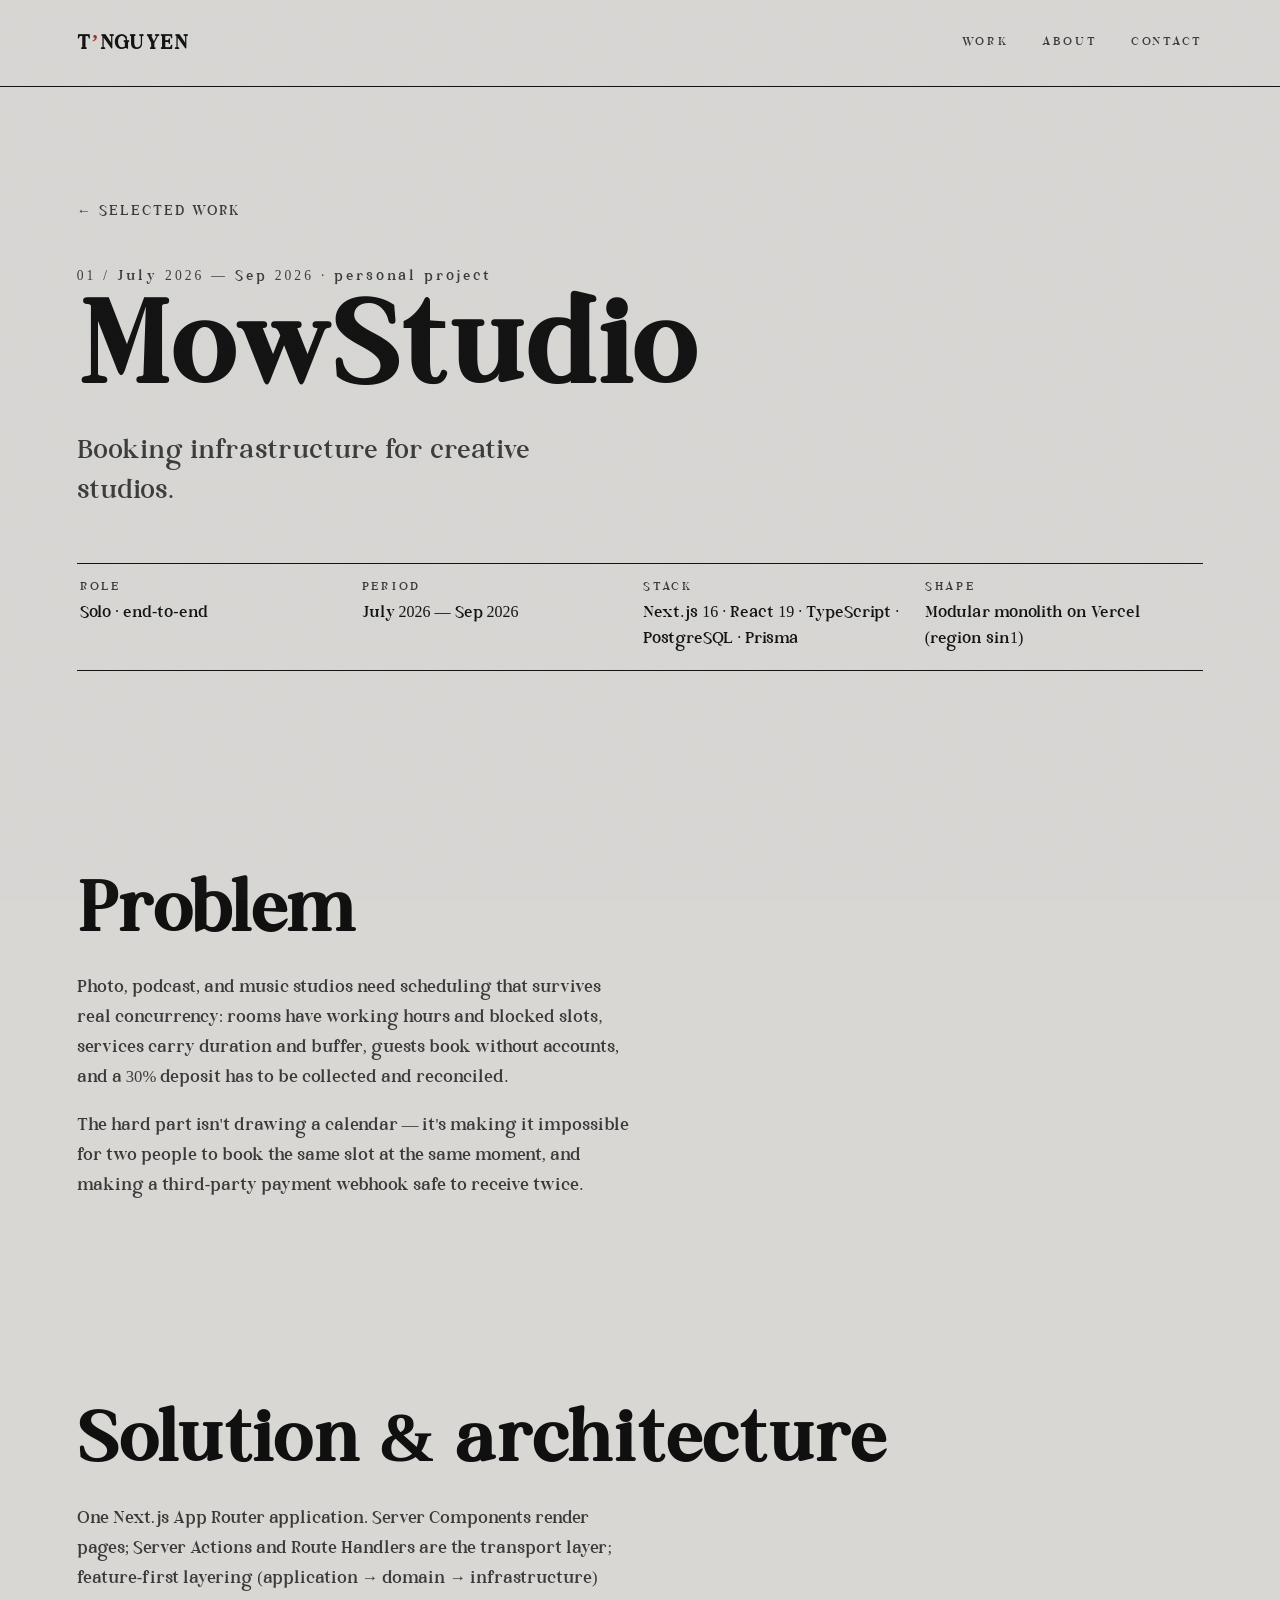
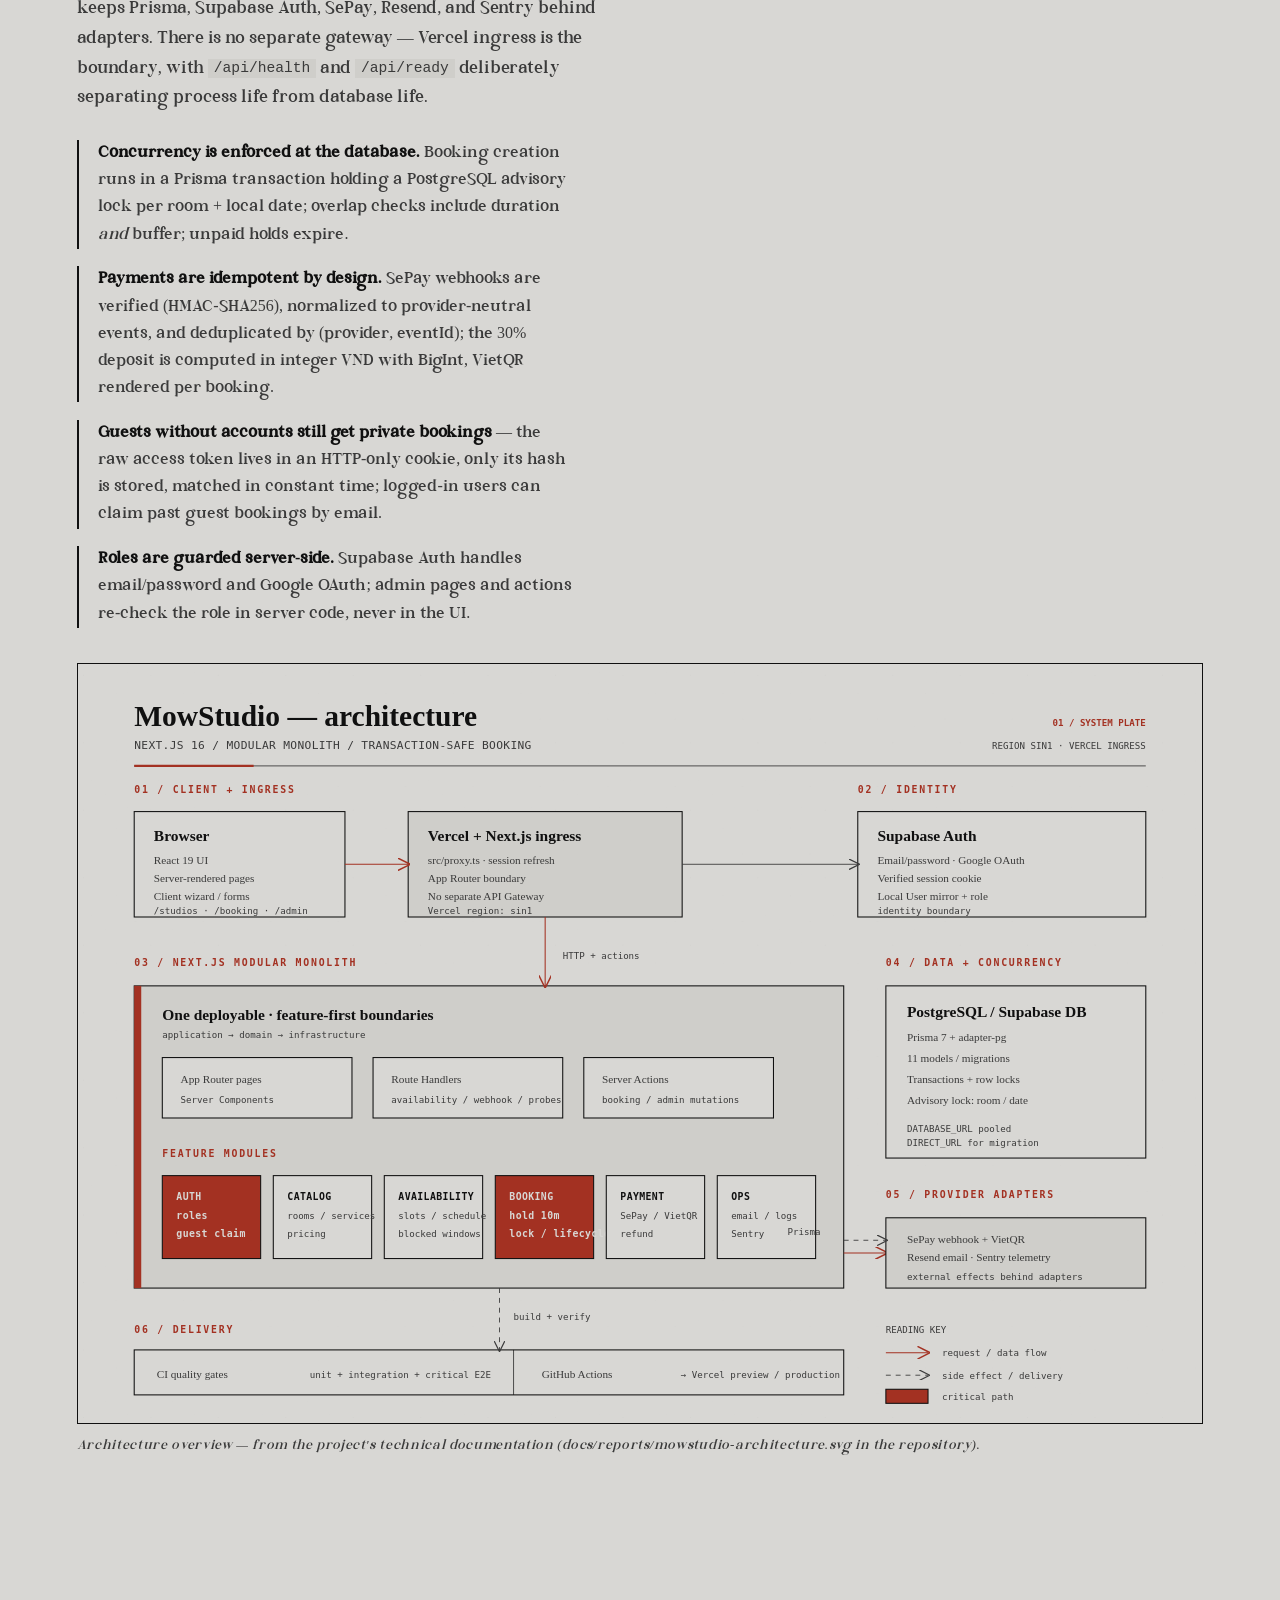
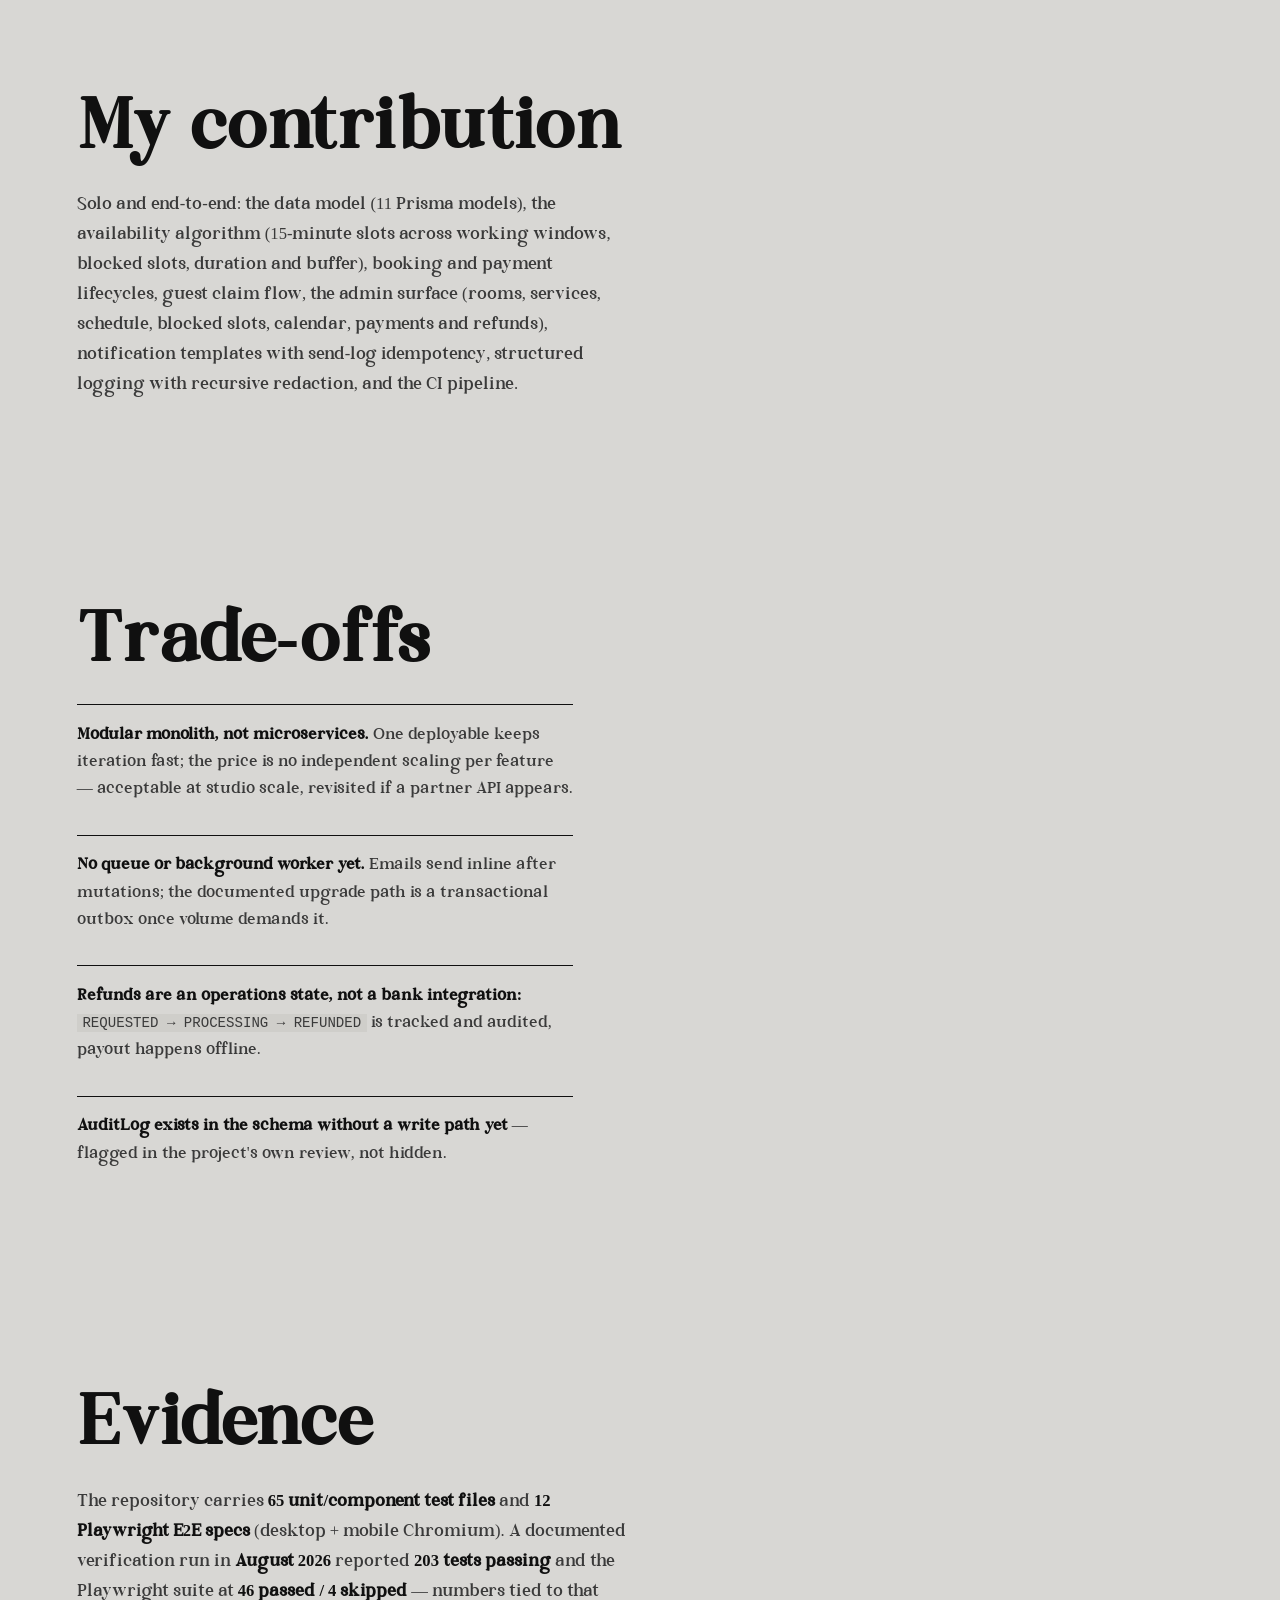
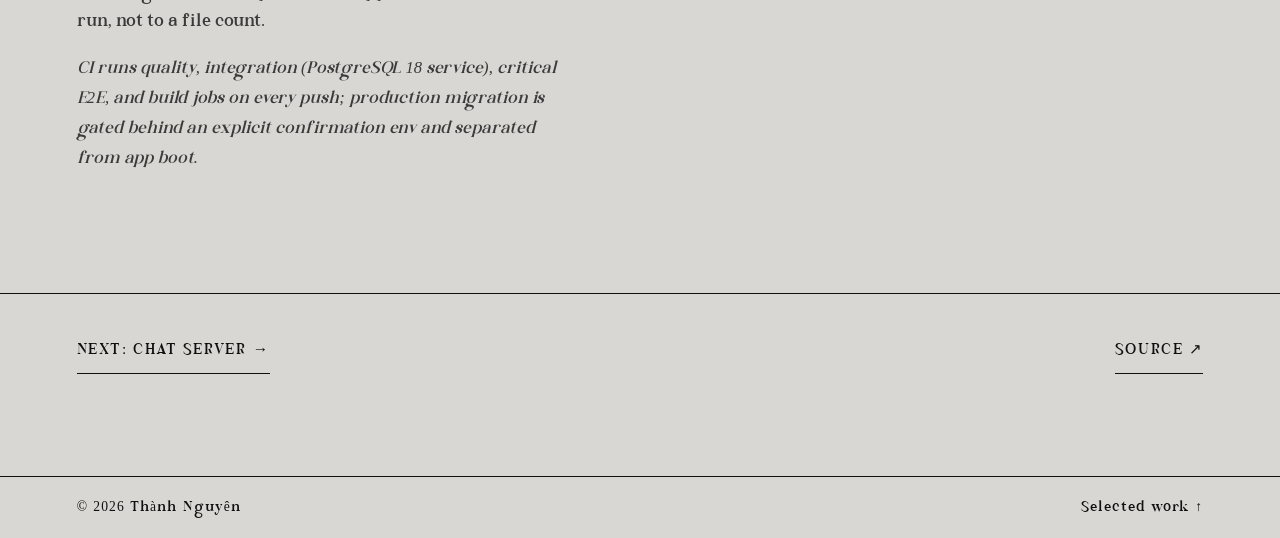
<file: projects/mowstudio/index.html>
<!DOCTYPE html>
<html lang="en">
<head>
  <meta charset="UTF-8">
  <meta name="viewport" content="width=device-width, initial-scale=1.0">
  <meta name="theme-color" content="#d8d7d4">
  <title>MowStudio — Case Study · T'NGUYEN</title>
  <meta name="description" content="MowStudio — booking infrastructure for creative studios. A Next.js modular monolith with transaction-safe bookings, SePay/VietQR payments, and CI quality gates.">
  <meta property="og:type" content="article">
  <meta property="og:title" content="MowStudio — Case Study">
  <meta property="og:description" content="Booking infrastructure for creative studios — modular monolith, advisory-lock concurrency, idempotent payment webhooks.">
  <meta property="og:image" content="/assets/pose-cutout.png">
  <link rel="icon" href="/assets/favicon.svg" type="image/svg+xml">
  <link rel="preconnect" href="https://fonts.googleapis.com">
  <link rel="preconnect" href="https://fonts.gstatic.com" crossorigin>
  <link href="https://fonts.googleapis.com/css2?family=Great+Vibes&family=Noto+Serif+JP:wght@600&display=swap" rel="stylesheet">
  <script>document.documentElement.classList.add("js")</script>
  <link rel="stylesheet" href="/css/base.css?v=rethena-1">
  <link rel="stylesheet" href="/css/project.css?v=260921-motion">
</head>
<body>

  <a class="skip-link" href="#main">Skip to content</a>

  <header class="page-head">
    <a class="brand" href="/">T<em>’</em>NGUYEN</a>
    <nav class="site-nav" aria-label="Primary">
      <a href="/#projects" aria-current="true">Work</a>
      <a href="/about/">About</a>
      <a href="/#contact">Contact</a>
    </nav>
  </header>

  <main id="main">
    <article class="case">

      <header class="case-head section">
        <a class="case-back" href="/#projects">← Selected work</a>
        <p class="case-num" data-reveal>01 / July 2026 — Sep 2026 · personal project</p>
        <h1 class="case-title" data-reveal>MowStudio</h1>
        <p class="case-premise" data-reveal>Booking infrastructure for creative studios.</p>
        <dl class="case-meta" data-reveal>
          <div><dt>Role</dt><dd>Solo · end-to-end</dd></div>
          <div><dt>Period</dt><dd>July 2026 — Sep 2026</dd></div>
          <div><dt>Stack</dt><dd>Next.js 16 · React 19 · TypeScript · PostgreSQL · Prisma</dd></div>
          <div><dt>Shape</dt><dd>Modular monolith on Vercel (region sin1)</dd></div>
        </dl>
      </header>

      <section class="case-sec section">
        <h2 data-reveal>Problem</h2>
        <p data-reveal>Photo, podcast, and music studios need scheduling that survives real
          concurrency: rooms have working hours and blocked slots, services carry duration
          and buffer, guests book without accounts, and a 30% deposit has to be collected
          and reconciled.</p>
        <p data-reveal>The hard part isn't drawing a calendar — it's making it impossible for two
          people to book the same slot at the same moment, and making a third-party payment
          webhook safe to receive twice.</p>
      </section>

      <section class="case-sec section">
        <h2 data-reveal>Solution &amp; architecture</h2>
        <p data-reveal>One Next.js App Router application. Server Components render pages; Server
          Actions and Route Handlers are the transport layer; feature-first layering
          (application → domain → infrastructure) keeps Prisma, Supabase Auth, SePay, Resend,
          and Sentry behind adapters. There is no separate gateway — Vercel ingress is the
          boundary, with <code>/api/health</code> and <code>/api/ready</code> deliberately
          separating process life from database life.</p>
        <ul class="case-points">
          <li data-reveal><b>Concurrency is enforced at the database.</b> Booking creation runs in a
            Prisma transaction holding a PostgreSQL advisory lock per room + local date;
            overlap checks include duration <em>and</em> buffer; unpaid holds expire.</li>
          <li data-reveal><b>Payments are idempotent by design.</b> SePay webhooks are verified
            (HMAC-SHA256), normalized to provider-neutral events, and deduplicated by
            (provider, eventId); the 30% deposit is computed in integer VND with BigInt,
            VietQR rendered per booking.</li>
          <li data-reveal><b>Guests without accounts still get private bookings</b> — the raw access
            token lives in an HTTP-only cookie, only its hash is stored, matched in
            constant time; logged-in users can claim past guest bookings by email.</li>
          <li data-reveal><b>Roles are guarded server-side.</b> Supabase Auth handles email/password
            and Google OAuth; admin pages and actions re-check the role in server code,
            never in the UI.</li>
        </ul>
        <figure class="case-fig" data-reveal>
          <img src="/assets/projects/mowstudio-architecture.svg?v=editorial-architecture-2" width="1600" height="1080" loading="lazy"
               alt="MowStudio architecture diagram: browser through Vercel into the Next.js modular monolith, backed by PostgreSQL, Supabase Auth, SePay, Resend and Sentry">
          <figcaption>Architecture overview — from the project's technical documentation
            (docs/reports/mowstudio-architecture.svg in the repository).</figcaption>
        </figure>
      </section>

      <section class="case-sec section">
        <h2 data-reveal>My contribution</h2>
        <p data-reveal>Solo and end-to-end: the data model (11 Prisma models), the availability
          algorithm (15-minute slots across working windows, blocked slots, duration and
          buffer), booking and payment lifecycles, guest claim flow, the admin surface
          (rooms, services, schedule, blocked slots, calendar, payments and refunds),
          notification templates with send-log idempotency, structured logging with
          recursive redaction, and the CI pipeline.</p>
      </section>

      <section class="case-sec section">
        <h2 data-reveal>Trade-offs</h2>
        <ul class="case-list">
          <li data-reveal><b>Modular monolith, not microservices.</b> One deployable keeps iteration
            fast; the price is no independent scaling per feature — acceptable at studio
            scale, revisited if a partner API appears.</li>
          <li data-reveal><b>No queue or background worker yet.</b> Emails send inline after
            mutations; the documented upgrade path is a transactional outbox once volume
            demands it.</li>
          <li data-reveal><b>Refunds are an operations state, not a bank integration:</b>
            <code>REQUESTED → PROCESSING → REFUNDED</code> is tracked and audited, payout
            happens offline.</li>
          <li data-reveal><b>AuditLog exists in the schema without a write path yet</b> — flagged
            in the project's own review, not hidden.</li>
        </ul>
      </section>

      <section class="case-sec section">
        <h2 data-reveal>Evidence</h2>
        <p data-reveal>The repository carries <strong>65 unit/component test files</strong> and
          <strong>12 Playwright E2E specs</strong> (desktop + mobile Chromium). A documented
          verification run in <strong>August 2026</strong> reported <strong>203 tests
          passing</strong> and the Playwright suite at <strong>46 passed / 4 skipped</strong> —
          numbers tied to that run, not to a file count.</p>
        <p class="evidence-note" data-reveal>CI runs quality, integration (PostgreSQL 18 service),
          critical E2E, and build jobs on every push; production migration is gated behind
          an explicit confirmation env and separated from app boot.</p>
      </section>

      <nav class="case-nav section" aria-label="Case study navigation">
        <a href="/projects/chat-server/">Next: Chat Server →</a>
        <a href="https://github.com/tothanhnguyen/studio-booking-web" target="_blank" rel="noopener">Source ↗</a>
      </nav>

    </article>
  </main>

  <footer class="footer">
    <span>© <span id="year">2026</span> Thành Nguyên</span>
    <a href="/#projects">Selected work ↑</a>
  </footer>

  <script src="/js/effects.js" defer></script>
</body>
</html>
</file>
<file: css/base.css>
/* ============ tokens & reset ============ */
@font-face {
  font-family: "Rethena";
  src: url("/assets/fonts/rethena-demo.ttf") format("truetype");
  font-style: normal;
  font-weight: 400;
  font-display: swap;
}

:root {
  --bg: #d8d7d4;
  --bg-soft: #cfceca;
  --ink: #101010;
  --ink-soft: #3a3a3a;
  --red: #a33122;
  --serif: "Rethena", "Iowan Old Style", "Palatino Linotype", "Book Antiqua", Georgia, serif;
  --script: "Great Vibes", cursive;
  --jp: "Noto Serif JP", serif;

  /* shared rhythm — spacing, measure, motion */
  --gutter: clamp(1.2rem, 6vw, 6rem);
  --measure: 62ch;
  --ease: cubic-bezier(.22, 1, .36, 1);
  --dur-fast: .35s;
  --dur-slow: .9s;
}

*, *::before, *::after { box-sizing: border-box; margin: 0; padding: 0; }

html { scroll-behavior: smooth; overflow-x: clip; }

body {
  background: var(--bg);
  color: var(--ink);
  font-family: var(--serif);
  font-weight: 500;
  /* clip, not hidden: overflow-x:hidden forces overflow-y to `auto`, which
     turns body into a scroll container and breaks position:sticky inside */
  overflow-x: hidden;
  overflow-x: clip;
  -webkit-font-smoothing: antialiased;
}

/* subtle film grain over everything */
body::after {
  content: "";
  position: fixed;
  inset: 0;
  pointer-events: none;
  z-index: 99;
  opacity: .05;
  background-image: url("data:image/svg+xml,%3Csvg xmlns='http://www.w3.org/2000/svg' width='160' height='160'%3E%3Cfilter id='n'%3E%3CfeTurbulence type='fractalNoise' baseFrequency='.9' numOctaves='2'/%3E%3C/filter%3E%3Crect width='160' height='160' filter='url(%23n)'/%3E%3C/svg%3E");
}

img { max-width: 100%; display: block; }
a { color: inherit; }
ul, ol { list-style: none; }

/* ============ accessibility ============ */
.sr-only {
  position: absolute;
  width: 1px; height: 1px;
  padding: 0; margin: -1px;
  overflow: hidden;
  clip-path: inset(50%);
  white-space: nowrap;
}

:focus-visible {
  outline: 2px solid var(--red);
  outline-offset: 3px;
}

.skip-link {
  position: fixed;
  top: .9rem; left: .9rem;
  z-index: 200;
  transform: translateY(-300%);
  background: var(--ink);
  color: var(--bg);
  padding: .7rem 1.1rem;
  font-size: .85rem;
  letter-spacing: .12em;
  text-decoration: none;
  transition: transform var(--dur-fast) var(--ease);
}
.skip-link:focus { transform: none; }

/* ============ shared navigation (all routes) ============ */
.site-nav {
  display: flex;
  flex-wrap: wrap;
  row-gap: .1rem;
  gap: clamp(1.1rem, 2.6vw, 2.2rem);
  align-items: center;
}
.site-nav a {
  display: inline-flex;
  align-items: center;
  min-height: 44px;
  font-size: clamp(.78rem, .95vw, .9rem);
  letter-spacing: .22em;
  text-transform: uppercase;
  text-decoration: none;
  color: var(--ink-soft);
  position: relative;
}
.site-nav a::after {
  content: "";
  position: absolute;
  left: 0; bottom: 8px;
  width: 100%; height: 1px;
  background: var(--red);
  transform: scaleX(0);
  transform-origin: right;
  transition: transform var(--dur-fast) var(--ease);
}
.site-nav a:hover { color: var(--ink); }
.site-nav a:hover::after,
.site-nav a[aria-current="page"]::after {
  transform: scaleX(1);
  transform-origin: left;
}
.site-nav a[aria-current="page"] { color: var(--ink); }

/* ============ sub-route page head ============ */
.page-head {
  display: flex;
  justify-content: space-between;
  align-items: center;
  gap: 1rem 1.5rem;
  flex-wrap: wrap;
  row-gap: .3rem;
  padding: 1.3rem var(--gutter);
}
.brand {
  font-size: clamp(1.05rem, 1.6vw, 1.4rem);
  font-weight: 600;
  letter-spacing: .08em;
  text-decoration: none;
}
.brand em {
  font-style: normal;
  color: var(--red);
}

/* ============ shared type ============ */
.section {
  padding: clamp(3.5rem, 8vw, 6.5rem) var(--gutter);
  max-width: 1300px;
  margin: 0 auto;
}
.kicker {
  font-size: clamp(.8rem, 1vw, .95rem);
  letter-spacing: .25em;
  text-transform: uppercase;
  color: var(--ink-soft);
  margin-bottom: 2rem;
}
h2 {
  font-size: clamp(2.2rem, 5.5vw, 4.6rem);
  font-weight: 600;
  line-height: 1.08;
}
.section-title {
  font-size: clamp(2rem, 4.5vw, 3.6rem);
  font-weight: 600;
  letter-spacing: .02em;
  line-height: 1;
}
/* smaller, quieter heading for adjacent sections (Capabilities / Stack) */
.section-sub {
  font-size: clamp(1.3rem, 2.2vw, 1.8rem);
  font-weight: 600;
  letter-spacing: .03em;
  line-height: 1.2;
}
.lede {
  max-width: var(--measure);
  font-size: clamp(1.05rem, 1.5vw, 1.35rem);
  line-height: 1.75;
  color: var(--ink-soft);
}
.lede strong, .lede b { color: var(--ink); }

/* ============ reveal — progressive enhancement ============
   Content is fully readable with JS off (no .js class). The head inline
   script adds .js before first paint; effects.js adds .reveal-ready only
   after the controller is actually initialized — if the script fails to
   load or throws, no class is added and everything stays readable. */
.js.reveal-ready [data-reveal] {
  opacity: 0;
  transform: translateY(34px);
  /* color/border kept so interactive reveals (CTA links) keep hover transitions */
  transition: opacity var(--dur-slow) var(--ease), transform var(--dur-slow) var(--ease), color .3s, border-color .3s;
}
.js.reveal-ready [data-reveal].is-visible { opacity: 1; transform: none; }

.resume-link { color: var(--red); }

/* ============ shared contact blocks ============ */
.script-inline {
  font-family: var(--script);
  font-weight: 400;
  color: var(--red);
  font-size: .9em;
  margin-left: .18em;
}
.contact-wrap {
  margin-top: clamp(2rem, 5vw, 3.5rem);
  display: flex;
  flex-direction: column;
  gap: 2.2rem;
  align-items: flex-start;
}
.contact-primary {
  font-size: clamp(1.35rem, 3.2vw, 2.6rem);
  text-decoration: none;
  border-bottom: 2px solid var(--ink);
  padding-bottom: .3rem;
  transition: color .3s, border-color .3s;
  overflow-wrap: anywhere;
}
.contact-primary:hover { color: var(--red); border-color: var(--red); }
.contact-secondary {
  display: flex;
  gap: clamp(1.2rem, 3vw, 2.5rem);
  flex-wrap: wrap;
}
.contact-secondary a {
  display: inline-flex;
  align-items: center;
  min-height: 44px;
  text-decoration: none;
  border-bottom: 1px solid transparent;
  font-size: clamp(1rem, 1.4vw, 1.25rem);
  transition: color .3s, border-color .3s;
}
.contact-secondary a:hover { color: var(--red); border-color: var(--red); }

/* ============ footer (all routes) ============ */
.footer {
  display: flex;
  justify-content: space-between;
  gap: .5rem;
  flex-wrap: wrap;
  padding: 1.4rem var(--gutter);
  border-top: 1px solid var(--ink);
  font-size: .85rem;
  letter-spacing: .08em;
}
.footer a { text-decoration: none; }
.footer a:hover { font-style: italic; }

/* ============ reduced motion ============ */
@media (prefers-reduced-motion: reduce) {
  html { scroll-behavior: auto; }
  .js.reveal-ready [data-reveal] { opacity: 1; transform: none; transition: none; }
  /* cut movement-causing transitions too, not just animations */
  *, *::before, *::after {
    animation-duration: .01ms !important;
    animation-iteration-count: 1 !important;
    transition-duration: .01ms !important;
  }
}

/* ============ entrance stagger (groups) ============
   Children of [data-reveal-group] reveal together when the group enters;
   effects.js sets --i per child. Delay is capped so long lists don't lag. */
.js.reveal-ready [data-reveal] {
  transition-delay: min(calc(var(--i, 0) * 90ms), 380ms);
}

/* ============ opening curtain (home) ============
   Injected by an inline script right after <body> — no-JS, reduced
   motion and repeat visits in a session never see it. effects.js lifts
   it; `html.curtain` pauses the hero entrance (see hero.css). */
.curtain {
  position: fixed;
  inset: 0;
  z-index: 300;
  background: var(--ink);
  display: flex;
  flex-direction: column;
  align-items: center;
  justify-content: center;
  gap: 1rem;
  transition: transform .78s cubic-bezier(.76, 0, .24, 1);
}
.curtain.lift { transform: translateY(-101%); }
.curtain-mark {
  font-family: var(--serif);
  color: var(--bg);
  font-size: clamp(1.5rem, 4.5vw, 3rem);
  font-weight: 600;
  letter-spacing: .3em;
  text-indent: .3em;
  animation: curtain-in .5s var(--ease) .06s both;
}
.curtain-sig {
  font-family: var(--script);
  color: var(--red);
  font-size: clamp(1.4rem, 3.6vw, 2.4rem);
  line-height: 1;
  animation: curtain-in .5s var(--ease) .2s both;
}
@keyframes curtain-in {
  from { opacity: 0; transform: translateY(14px); }
  to { opacity: 1; transform: none; }
}
@media (prefers-reduced-motion: reduce) {
  .curtain { display: none; }
}
</file>
<file: css/hero.css>
/* ============ hero layout ============ */
.hero {
  position: relative;
  isolation: isolate;
  min-height: 100vh;
  min-height: 100svh;
  display: flex;
  flex-direction: column;
  justify-content: space-between;
  padding: clamp(1.2rem, 3vw, 2.5rem) clamp(1.2rem, 4vw, 3.5rem);
  overflow: hidden;
}

.hero-top {
  display: flex;
  justify-content: space-between;
  align-items: flex-start;
  position: relative;
  z-index: 6;
}

/* right column: signature on top, nav below it — clear of the portrait */
.hero-aside {
  display: flex;
  flex-direction: column;
  align-items: flex-end;
  gap: .7rem;
}
.hero-aside .hero-nav { margin-top: .3rem; }
/* nav lives under the signature in the free right area, away from the
   portrait's head — no halos or shadows to fix misplacement */

.uit-block { display: flex; gap: .8rem; align-items: center; animation: fade-down 1s .2s both; }
.uit-orbit { width: clamp(44px, 4.5vw, 62px); height: auto; transition: transform .35s cubic-bezier(.22,1,.36,1); }
.uit-block a:hover .uit-orbit { transform: rotate(-8deg) scale(1.06); }
.uit-text { display: flex; flex-direction: column; line-height: 1.35; }
.uit-text strong { font-size: clamp(1.2rem, 1.8vw, 1.7rem); letter-spacing: .06em; }
.uit-text span { font-size: clamp(.65rem, .85vw, .8rem); color: var(--ink-soft); }

.sig-block { text-align: right; display: flex; flex-direction: column; animation: fade-down 1s .35s both; }
.sig { font-family: var(--script); color: var(--red); font-size: clamp(1.6rem, 2.8vw, 2.6rem); line-height: 1; }
.dob { font-size: clamp(.7rem, 1vw, .95rem); letter-spacing: .18em; margin-top: .3rem; }

/* ============ center stage ============ */
.stage {
  position: relative;
  flex: 1;
  display: flex;
  align-items: center;
  min-height: 52vh;
}

.jp {
  position: absolute;
  top: clamp(0.5rem, 4vh, 3rem);
  left: 0;
  font-family: var(--jp);
  font-weight: 600;
  font-size: clamp(1rem, 2.2vw, 2rem);
  letter-spacing: .3em;
  z-index: 2;
  animation: fade-right 1.1s .5s both;
}

/* no z-index here: the h1 must NOT create a stacking context, so the
   .outline-word child (z-4) can layer above the person image (z-3) */
.wordmark {
  font-family: "Montserrat", sans-serif;
  position: relative;
  width: fit-content;
  margin-inline: auto;
  font-size: clamp(4rem, 16.8vw, 21rem);
  font-weight: 600;
  letter-spacing: .01em;
  line-height: .9;
  white-space: nowrap;
  user-select: none;
}
/* Keep parallax on the glyphs: translating h1 traps its z-4 outline below the portrait. */
.wordmark .ltr,
.wordmark .outline-word { translate: var(--wordmark-x, 0px) var(--wordmark-y, 0px); }
.wordmark .ltr { display: inline-block; animation: rise .9s both; }
.wordmark .ltr:nth-child(1) { animation-delay: .55s; }
.wordmark .ltr:nth-child(2) { animation-delay: .62s; }
.wordmark .ltr:nth-child(3) { animation-delay: .69s; }
.wordmark .ltr:nth-child(4) { animation-delay: .76s; }
.wordmark .ltr:nth-child(5) { animation-delay: .83s; }
.wordmark .ltr:nth-child(6) { animation-delay: .90s; }
.wordmark .ltr:nth-child(7) { animation-delay: .97s; }

/* anchored to .hero, not .stage: top gap = 105vh - height, so the head
   can never be clipped; width cap keeps text visible on narrow screens */
.person {
  position: absolute;
  left: 50%;
  bottom: -5vh;
  transform: translateX(-50%);
  height: min(100vh, 100vw, 1150px);
  height: min(100svh, 100vw, 1150px); /* svh: stable under iOS URL-bar resize */
  width: auto;
  max-width: none;
  z-index: 3;
  filter: drop-shadow(0 30px 60px rgba(0,0,0,.25));
  animation: person-in 1.3s .35s both;
}
@media (min-width: 1025px) {
  .person {
    width: auto;
    height: min(92vh, 840px);
    height: min(92svh, 840px);
    bottom: 3vh;
  }
}

/* exact 1:1 copy of the solid word, layered ABOVE the person (z-4 > z-3)
   and masked by the person cutout: the stroked letters only appear where
   the person covers the wordmark — per design. Mask position/size are
   synced to the rendered person rect by js/effects.js; size 0 hides it
   until that sync runs. */
.outline-word {
  position: absolute;
  z-index: 4;
  left: 0;
  top: 0;
  font: inherit;
  letter-spacing: inherit;
  line-height: inherit;
  color: transparent;
  -webkit-text-stroke: 1.5px var(--ink);
  white-space: nowrap;
  pointer-events: none;
  -webkit-mask: url("../assets/pose-cutout.webp") no-repeat 0 0 / 0 0;
  mask: url("../assets/pose-cutout.webp") no-repeat 0 0 / 0 0;
  animation: fade-in 1.6s 1s both;
}
@media (min-width: 1025px) {
  .outline-word {
    -webkit-mask-image: url("../assets/pose-cutout-hero.webp?v=hero-crop-1");
    mask-image: url("../assets/pose-cutout-hero.webp?v=hero-crop-1");
  }
}
/* letters as inline-blocks to mirror the solid .ltr spans, so kerning and
   advance widths lay out identically in both layers */
.outline-word span { display: inline-block; }

.script-word {
  position: absolute;
  z-index: 5;
  right: 2%;
  top: 62%;
  font-family: var(--script);
  font-size: clamp(3rem, 9vw, 9.5rem);
  color: var(--ink);
  text-shadow: 2px 2px 0 var(--bg), 4px 4px 14px rgba(0,0,0,.18);
  pointer-events: none;
  animation: fade-in 1.6s 1.25s both;
}

/* ============ hero bottom ============ */
.hero-bottom {
  display: flex;
  justify-content: space-between;
  align-items: flex-end;
  gap: 2rem;
  position: relative;
  z-index: 6;
}

.meta { font-size: clamp(.78rem, 1.15vw, 1.05rem); line-height: 1.75; animation: fade-up 1s 1.1s both; }
.meta em { font-style: normal; color: var(--ink-soft); }

.contact { text-align: right; font-size: clamp(.78rem, 1.15vw, 1.05rem); line-height: 1.75; animation: fade-up 1s 1.25s both; }
.contact a { text-decoration: none; position: relative; }
.contact a::after {
  content: ""; position: absolute; left: 0; bottom: -1px;
  width: 100%; height: 1px; background: var(--ink);
  transform: scaleX(0); transform-origin: right; transition: transform .35s ease;
}
.contact a:hover::after { transform: scaleX(1); transform-origin: left; }

.scroll-hint {
  position: absolute;
  left: 50%; bottom: 1.1rem;
  transform: translateX(-50%);
  width: 26px; height: 42px;
  border: 1.5px solid var(--ink-soft);
  border-radius: 14px;
  z-index: 7;
  animation: fade-in 1s 2s both;
}
.scroll-hint span {
  position: absolute; left: 50%; top: 7px;
  width: 3px; height: 8px; border-radius: 2px;
  background: var(--ink-soft);
  transform: translateX(-50%);
  /* a cue, not an infinite loop: pulses twice, then rests */
  animation: wheel 1.6s 2 ease-in-out;
}

/* ============ keyframes ============ */
@keyframes rise { from { opacity: 0; transform: translateY(60%) } to { opacity: 1; transform: none } }
@keyframes fade-in { from { opacity: 0 } to { opacity: 1 } }
@keyframes fade-up { from { opacity: 0; transform: translateY(26px) } to { opacity: 1; transform: none } }
@keyframes fade-down { from { opacity: 0; transform: translateY(-20px) } to { opacity: 1; transform: none } }
@keyframes fade-right { from { opacity: 0; transform: translateX(-26px) } to { opacity: 1; transform: none } }
@keyframes person-in { from { opacity: 0; transform: translateX(-50%) translateY(5%) } to { opacity: 1; transform: translateX(-50%) } }
@keyframes wheel { 0%,100% { transform: translate(-50%,0); opacity:1 } 60% { transform: translate(-50%,12px); opacity:0 } }

/* ============ responsive ============ */
@media (max-width: 760px) {
  .hero {
    display: grid;
    grid-template-rows: auto auto auto;
    align-content: space-between;
    justify-content: stretch;
    padding-bottom: 4.5rem;
  }
  .hero-top { grid-column: 1; grid-row: 1; flex-direction: column; align-items: flex-start; gap: .8rem; }
  .sig-block { align-self: flex-end; align-items: flex-end; }
  .sig { font-size: 1.5rem; }
  .uit-text span:last-child { display: none; }
  .jp {
    position: relative; z-index: 4;
    margin-bottom: auto; padding-top: .5rem;
    font-size: .95rem; letter-spacing: .22em;
    text-shadow: 1px 1px 0 var(--bg), -1px -1px 0 var(--bg), 1px -1px 0 var(--bg), -1px 1px 0 var(--bg), 0 0 8px var(--bg);
  }
  .stage {
    grid-column: 1; grid-row: 2;
    flex-direction: column; align-items: flex-start; justify-content: flex-end;
    min-height: clamp(17rem, 40vh, 24rem);
    min-height: clamp(17rem, 40svh, 24rem);
  }
  .wordmark {
    position: absolute;
    inset-inline: 0;
    top: 56%;
    margin-inline: auto;
    font-size: clamp(3rem, 15vw, 7.2rem);
    text-align: left;
  }
  .hero > picture { display: none; }
  .script-word { right: 4%; top: 74%; font-size: 14vw; }
  .hero-bottom { grid-column: 1; grid-row: 3; flex-direction: column; align-items: flex-start; gap: 1rem; }
  .contact { text-align: left; }
  .scroll-hint { display: none; }
}

@media (max-width: 760px) and (orientation: landscape) {
  .wordmark { top: 50%; }
  .script-word { top: 77%; font-size: clamp(3rem, 9vw, 5.25rem); }
}

@media (min-width: 400px) and (max-width: 760px) and (orientation: portrait) and (min-aspect-ratio: 4 / 5) {
  .wordmark { top: 58%; }
  .script-word { top: 80%; font-size: clamp(2.25rem, 8vw, 4rem); }
}

@media (min-width: 761px) and (max-width: 1024px) {
  .person {
    bottom: clamp(9rem, 13vh, 12rem);
    bottom: clamp(9rem, 13svh, 12rem);
    height: min(72vh, 72vw, 650px);
    height: min(72svh, 72vw, 650px);
  }
}

/* ============ opening curtain gate ============
   While the curtain covers the page, hold every hero entrance animation
   at its first frame. effects.js removes html.curtain as the panel
   starts lifting, releasing the entrance to play through the reveal. */
html.curtain-active .hero *,
html.curtain-active .hero *::before,
html.curtain-active .hero *::after {
  animation-play-state: paused !important;
}
</file>
<file: css/sections.css>
/* ============ home — selected work ============ */
.work-list {
  margin-top: clamp(2rem, 5vw, 3.5rem);
  border-top: 1px solid var(--ink);
}
.project-row {
  display: grid;
  grid-template-columns: minmax(0, 5fr) minmax(0, 7fr);
  gap: 1rem 4rem;
  align-items: baseline;
  padding: clamp(2rem, 4.5vw, 3.5rem) 0;
}
.project-row + .project-row { border-top: 1px solid var(--ink); }

.project-num {
  font-size: .85rem;
  letter-spacing: .2em;
  color: var(--ink-soft);
}
.project-name {
  margin-top: .8rem;
  font-size: clamp(1.9rem, 4.5vw, 4rem); /* ≈30–64px */
  font-weight: 600;
  line-height: 1.05;
}
.project-name a {
  text-decoration: none;
  transition: color .3s;
}
.project-name a:hover { color: var(--red); }
.project-meta {
  margin-top: .9rem;
  font-size: clamp(.8rem, 1vw, .95rem);
  letter-spacing: .14em;
  color: var(--ink-soft);
}

.project-premise {
  font-size: clamp(1.05rem, 1.5vw, 1.35rem);
  line-height: 1.6;
  max-width: 34ch;
}
.project-team {
  margin-top: .7rem;
  font-size: clamp(.9rem, 1.2vw, 1.05rem);
  line-height: 1.7;
  color: var(--ink-soft);
  max-width: 44ch;
}
.project-stack {
  margin-top: 1rem;
  font-style: italic;
  letter-spacing: .08em;
  font-size: clamp(.85rem, 1vw, 1rem);
}
.project-cta {
  margin-top: 1.5rem;
  display: inline-flex;
  align-items: center;
  min-height: 44px;
  gap: .55em;
  text-decoration: none;
  font-size: clamp(.95rem, 1.2vw, 1.1rem);
  letter-spacing: .1em;
  text-transform: uppercase;
  border-bottom: 1px solid var(--ink);
  transition: color .3s, border-color .3s;
}
.project-cta:hover { color: var(--red); border-color: var(--red); }

/* ============ capabilities — quiet index rows ============ */
.cap-list {
  margin-top: clamp(1.8rem, 4vw, 2.8rem);
  border-top: 1px solid var(--ink);
}
.cap-row {
  display: grid;
  grid-template-columns: 3.5rem minmax(0, 4fr) minmax(0, 8fr);
  gap: 1rem 3rem;
  align-items: baseline;
  padding: clamp(1.3rem, 2.5vw, 2rem) 0;
  border-bottom: 1px solid var(--ink);
}
.cap-num { font-size: .85rem; letter-spacing: .2em; color: var(--ink-soft); }
.cap-name {
  font-size: clamp(1.3rem, 2.4vw, 2rem);
  font-weight: 600;
  line-height: 1.15;
}
.cap-name a { text-decoration: none; transition: color .3s; }
.cap-row:hover .cap-name,
.cap-row:focus-within .cap-name { color: var(--red); }
.cap-desc {
  font-size: clamp(.95rem, 1.25vw, 1.1rem);
  line-height: 1.7;
  color: var(--ink-soft);
  max-width: 56ch;
}

/* ============ stack — compact rows ============ */
.stack-list {
  margin-top: clamp(1.8rem, 4vw, 2.8rem);
  border-top: 1px solid var(--ink);
}
.stack-list li {
  display: grid;
  grid-template-columns: minmax(0, 1fr) auto;
  gap: .15rem 2rem;
  align-items: baseline;
  padding: 1.1rem 0;
  border-bottom: 1px solid var(--ink);
}
.stack-name {
  font-size: clamp(1.5rem, 3vw, 2.25rem); /* ≈24–36px */
  font-weight: 400;
  line-height: 1.1;
  transition: color .35s;
}
.stack-index { font-size: .85rem; letter-spacing: .2em; color: var(--ink-soft); }
.stack-list small {
  grid-column: 1 / -1;
  font-size: clamp(.8rem, 1.05vw, 1rem);
  color: var(--ink-soft);
  letter-spacing: .08em;
  line-height: 1.6;
}
.stack-list li:hover .stack-name { color: var(--red); }

/* ============ about teaser — short intro block ============ */
.teaser-intro {
  font-size: clamp(1.5rem, 2.8vw, 2.4rem);
  font-weight: 400;
  line-height: 1.5;
  max-width: 38ch;
}
.teaser-cta {
  margin-top: 1.8rem;
  display: inline-flex;
  align-items: center;
  min-height: 44px;
  gap: .55em;
  text-decoration: none;
  font-size: clamp(.95rem, 1.25vw, 1.15rem);
  letter-spacing: .12em;
  text-transform: uppercase;
  border-bottom: 2px solid var(--ink);
  padding-bottom: .3rem;
  transition: color .3s, border-color .3s;
}
.teaser-cta:hover { color: var(--red); border-color: var(--red); }

/* ============ contact ============ */
.contact-section { text-align: center; }
.talk { font-size: clamp(3.5rem, 12vw, 10rem); line-height: 1; }
.contact-section .contact-wrap { align-items: center; }

/* ============ responsive ============ */
@media (max-width: 860px) {
  .project-row { grid-template-columns: 1fr; gap: 1.1rem; }
  .project-premise { max-width: none; }
  .cap-row { grid-template-columns: 1fr; gap: .7rem; }
  .cap-desc { max-width: none; }
}

/* ============ entrance choreography (js-gated) ============
   Titles rise from a static mask; supporting meta fades in behind them.
   Initial states live under .js.reveal-ready + the row's .is-visible,
   so no-JS and reduced-motion (which force .is-visible) show content. */

/* masked titles — padding/negative margin compensates descender clipping */
.js.reveal-ready .section-title,
.js.reveal-ready .project-name,
.js.reveal-ready .cap-name,
.js.reveal-ready .teaser-intro,
.js.reveal-ready .talk {
  overflow: hidden;
  padding-bottom: .14em;
  margin-bottom: -.14em;
}
/* these reveal by inner motion only — cancel the base block translate */
.js.reveal-ready .section-title[data-reveal],
.js.reveal-ready .teaser-intro[data-reveal],
.js.reveal-ready .talk[data-reveal] { transform: none; }

.js.reveal-ready .section-title > span,
.js.reveal-ready .teaser-intro > span,
.js.reveal-ready .talk > span {
  display: inline-block;
  transform: translateY(115%);
  transition: transform .85s var(--ease);
}
.js.reveal-ready .project-name a,
.js.reveal-ready .cap-name a {
  display: inline-block;
  transform: translateY(115%);
  transition: transform .85s var(--ease), color .3s;
}
.js.reveal-ready .section-title.is-visible > span,
.js.reveal-ready .teaser-intro.is-visible > span,
.js.reveal-ready .talk.is-visible > span,
.js.reveal-ready .project-row.is-visible .project-name a,
.js.reveal-ready .cap-row.is-visible .cap-name a { transform: none; }

/* supporting meta follows the title */
.js.reveal-ready .project-row :is(.project-num, .project-meta, .project-premise, .project-team, .project-stack, .project-cta),
.js.reveal-ready .cap-row :is(.cap-num, .cap-desc),
.js.reveal-ready .stack-list li :is(.stack-index, small) {
  opacity: 0;
  transition: opacity .55s var(--ease) .16s, color .3s, border-color .3s;
}
.js.reveal-ready .project-row.is-visible :is(.project-num, .project-meta, .project-premise, .project-team, .project-stack, .project-cta),
.js.reveal-ready .cap-row.is-visible :is(.cap-num, .cap-desc),
.js.reveal-ready .stack-list li.is-visible :is(.stack-index, small) { opacity: 1; }
</file>
<file: css/about.css>
/* ============ About — editorial profile ============
   Static document flow with one optional portrait film.
   No scroll-scrub or fragmented DOM portrait. */

.page-head { border-bottom: 1px solid var(--ink); }

.chapter {
  padding: clamp(3.5rem, 8vw, 6.5rem) var(--gutter);
  max-width: 1300px;
  margin: 0 auto;
}
.chapter--identity {
  padding-block: clamp(2rem, 4vw, 3.25rem);
}
.chapter + .chapter { border-top: 1px solid var(--ink); }

/* ============ identity ============ */
.identity-grid {
  display: grid;
  grid-template-columns: minmax(0, 5fr) minmax(0, 7fr);
  gap: clamp(2rem, 4vw, 4rem);
  align-items: center;
}
.identity {
  display: flex;
  flex-direction: column;
  font-size: clamp(3rem, 7.8vw, 7rem);
  font-weight: 600;
  line-height: .92;
  letter-spacing: .01em;
}
.identity-script {
  font-family: var(--script);
  font-weight: 400;
  color: var(--red);
  font-size: .52em;
  line-height: 1;
  margin-bottom: .1em;
}
.identity-role {
  margin-top: 1.8rem;
  font-size: clamp(.78rem, 1.05vw, .95rem);
  letter-spacing: .18em;
  text-transform: uppercase;
  color: var(--ink-soft);
  max-width: 34ch;
  line-height: 1.8;
}
.identity-portrait {
  margin: 0;
  min-width: 0;
  width: min(100%, clamp(360px, 44svh, 430px));
  justify-self: end;
}
.identity-portrait-frame {
  position: relative;
  aspect-ratio: 941 / 1672;
  overflow: hidden;
  background: var(--bg);
}
.identity-portrait-image {
  display: block;
  width: 100%;
  height: 100%;
  object-fit: contain;
}

/* ============ practice & context rows ============ */
.practice-list,
.context-list {
  margin-top: clamp(2rem, 5vw, 3.5rem);
  border-top: 1px solid var(--ink);
}
.practice-list .row,
.context-list .row {
  border-bottom: 1px solid var(--ink);
  padding: clamp(1.4rem, 2.8vw, 2.2rem) 0;
  display: grid;
  gap: .9rem 2.5rem;
  align-items: baseline;
}
.practice-list .row { grid-template-columns: 4rem minmax(0, 1fr) minmax(0, 16rem); }
.context-list .row { grid-template-columns: minmax(10rem, 15rem) minmax(0, 1fr); }

.row-num,
.row-when {
  font-size: .85rem;
  letter-spacing: .2em;
  color: var(--ink-soft);
}
.row-when {
  text-transform: uppercase;
  letter-spacing: .14em;
  line-height: 1.7;
}
.row-when i { font-style: italic; text-transform: none; letter-spacing: .05em; }

.row h3 {
  font-size: clamp(1.25rem, 2vw, 1.75rem);
  font-weight: 600;
  margin-bottom: .45rem;
}
.row-main p {
  color: var(--ink-soft);
  line-height: 1.7;
  max-width: 58ch;
  font-size: clamp(.95rem, 1.25vw, 1.1rem);
}

.row-tag {
  font-family: var(--script);
  font-style: normal;
  text-transform: none;
  color: var(--red);
  font-size: .6em;
  vertical-align: .2em;
  margin-left: .55em;
  letter-spacing: .02em;
}

.row-src {
  display: flex;
  flex-direction: column;
  gap: .3rem;
  align-items: flex-start;
}
.row-src a {
  display: inline-flex;
  align-items: center;
  min-height: 44px;
  text-decoration: none;
  color: var(--ink);
  border-bottom: 1px solid var(--ink);
  font-size: .95rem;
  letter-spacing: .06em;
  transition: color .3s, border-color .3s;
}
.row-src a:hover { color: var(--red); border-color: var(--red); }
.row-note { font-style: italic; color: var(--ink-soft); font-size: .9rem; }

/* ============ responsive ============ */
@media (max-width: 860px) {
  .practice-list .row { grid-template-columns: 3rem minmax(0, 1fr); }
  .row-src {
    grid-column: 2;
    flex-direction: row;
    flex-wrap: wrap;
    gap: .3rem 1.6rem;
  }
  .context-list .row { grid-template-columns: 1fr; }
  .row-when { order: -1; }
}

@media (max-width: 760px) {
  .identity-grid { grid-template-columns: 1fr; align-items: start; }
  .identity-portrait { width: 100%; max-width: 440px; justify-self: center; }
}

@media (min-width: 761px) and (max-height: 760px) {
  .chapter--identity { padding-block: 2rem; }
  .identity-portrait { width: min(100%, 42svh); }
}
</file>
<file: css/project.css>
/* ============ project case study — technical 4/10 ============
   Readable decisions: title/premise → metadata → problem → solution →
   personal contribution → trade-offs → evidence → source/next. */

.page-head { border-bottom: 1px solid var(--ink); }

.case-head { padding-top: clamp(3rem, 8vw, 6.5rem); }

.case-back {
  display: inline-flex;
  align-items: center;
  min-height: 44px;
  font-size: .88rem;
  letter-spacing: .14em;
  text-transform: uppercase;
  text-decoration: none;
  color: var(--ink-soft);
  transition: color .3s;
}
.case-back:hover { color: var(--red); }

.case-num {
  margin-top: 2.2rem;
  font-size: .85rem;
  letter-spacing: .22em;
  color: var(--ink-soft);
}
.case-title {
  margin-top: 1rem;
  font-size: clamp(3rem, 9vw, 8rem);
  font-weight: 600;
  line-height: .95;
}
.case-premise {
  margin-top: 1.4rem;
  font-size: clamp(1.15rem, 2vw, 1.7rem);
  line-height: 1.55;
  color: var(--ink-soft);
  max-width: 36ch;
}

.case-meta {
  margin-top: clamp(2.2rem, 5vw, 3.2rem);
  border-top: 1px solid var(--ink);
  display: grid;
  grid-template-columns: repeat(auto-fit, minmax(230px, 1fr));
}
.case-meta > div {
  border-bottom: 1px solid var(--ink);
  padding: 1.1rem .2rem;
}
.case-meta dt {
  font-size: .78rem;
  letter-spacing: .22em;
  text-transform: uppercase;
  color: var(--ink-soft);
  margin-bottom: .45rem;
}
.case-meta dd {
  font-size: clamp(.95rem, 1.25vw, 1.1rem);
  line-height: 1.6;
}

.case-sec h2 { margin-bottom: 1.4rem; }
.case-sec p {
  max-width: var(--measure);
  line-height: 1.8;
  color: var(--ink-soft);
  font-size: clamp(1rem, 1.3vw, 1.15rem);
}
.case-sec p + p { margin-top: 1.1rem; }
.case-sec strong, .case-sec b { color: var(--ink); }
.case-sec code {
  font-family: ui-monospace, "SF Mono", Menlo, Consolas, monospace;
  font-size: .88em;
  background: var(--bg-soft);
  padding: .1em .4em;
}

.case-points { margin-top: 1.6rem; display: grid; gap: 1.1rem; }
.case-points li {
  border-left: 2px solid var(--ink);
  padding-left: 1.2rem;
  max-width: var(--measure);
  line-height: 1.7;
  color: var(--ink-soft);
  font-size: clamp(.98rem, 1.25vw, 1.12rem);
}

.case-fig { margin: 2.2rem 0; }
.case-fig img { width: 100%; height: auto; border: 1px solid var(--ink); }
.case-fig figcaption {
  margin-top: .8rem;
  font-size: .82rem;
  font-style: italic;
  letter-spacing: .05em;
  color: var(--ink-soft);
}

.case-list { margin-top: .4rem; display: grid; gap: .9rem; }
.case-list li {
  border-top: 1px solid var(--ink);
  padding: 1.05rem 0;
  max-width: var(--measure);
  line-height: 1.7;
  color: var(--ink-soft);
  font-size: clamp(.98rem, 1.25vw, 1.12rem);
}

.evidence-note {
  margin-top: 1.2rem;
  font-size: .85rem;
  font-style: italic;
  color: var(--ink-soft);
  max-width: var(--measure);
  line-height: 1.7;
}

.case-nav {
  display: flex;
  justify-content: space-between;
  gap: 1rem 2.5rem;
  flex-wrap: wrap;
  border-top: 1px solid var(--ink);
  margin-top: 1rem;
  padding-top: 2.2rem;
}
.case-nav a {
  display: inline-flex;
  align-items: center;
  min-height: 44px;
  text-decoration: none;
  font-size: clamp(.95rem, 1.2vw, 1.1rem);
  letter-spacing: .1em;
  text-transform: uppercase;
  border-bottom: 1px solid var(--ink);
  padding-bottom: .2rem;
  transition: color .3s, border-color .3s;
}
.case-nav a:hover { color: var(--red); border-color: var(--red); }

@media (max-width: 860px) {
  .case-meta { grid-template-columns: 1fr; }
  .case-nav { flex-direction: column; align-items: flex-start; }
}
</file>
